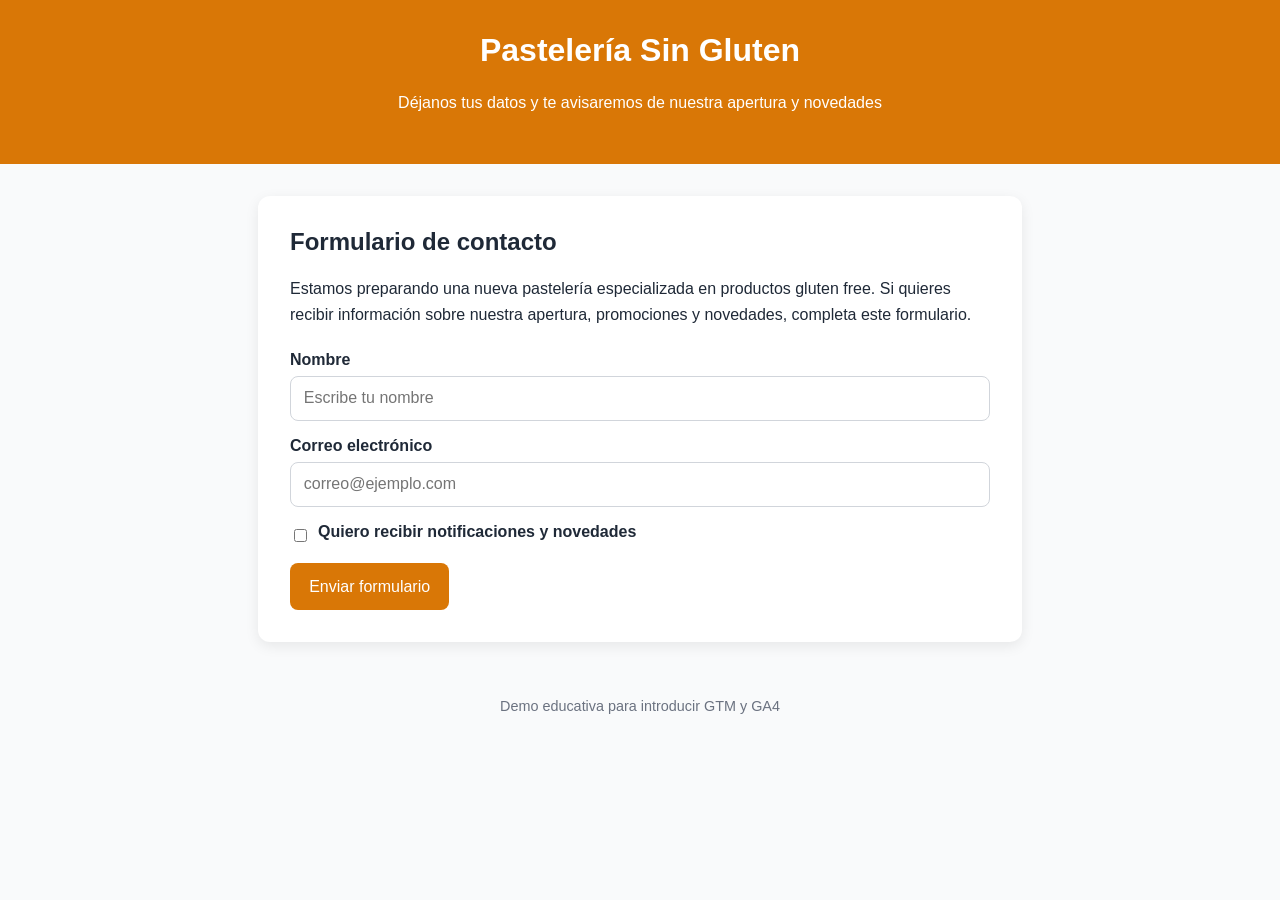
<file: index.html>
<!doctype html>
<html lang="es">
  <head>
    <meta charset="UTF-8" />
    <meta name="viewport" content="width=device-width, initial-scale=1.0" />
    <title>Pastelería Sin Gluten - Contacto</title>
    <link rel="stylesheet" href="assets/styles.css" />
    <!-- Google Tag Manager -->
    <script>(function(w,d,s,l,i){w[l]=w[l]||[];w[l].push({'gtm.start':
    new Date().getTime(),event:'gtm.js'});var f=d.getElementsByTagName(s)[0],
    j=d.createElement(s),dl=l!='dataLayer'?'&l='+l:'';j.async=true;j.src=
    'https://www.googletagmanager.com/gtm.js?id='+i+dl;f.parentNode.insertBefore(j,f);
    })(window,document,'script','dataLayer','GTM-NLRC38LP');</script>
    <!-- End Google Tag Manager -->
  </head>
  <!-- Google tag (gtag.js) -->
  <script async src="https://www.googletagmanager.com/gtag/js?id=G-SKR19KRSLJ"></script>
  <script>
    window.dataLayer = window.dataLayer || [];
    function gtag(){dataLayer.push(arguments);}
    gtag('js', new Date());

    gtag('config', 'G-SKR19KRSLJ');
  </script>
  <body>
    <!-- Google Tag Manager (noscript) -->
  <noscript><iframe src="https://www.googletagmanager.com/ns.html?id=GTM-NLRC38LP"
  height="0" width="0" style="display:none;visibility:hidden"></iframe></noscript>
  <!-- End Google Tag Manager (noscript) -->
    <header>
      <h1>Pastelería Sin Gluten</h1>
      <p>Déjanos tus datos y te avisaremos de nuestra apertura y novedades</p>
    </header>
    <main>
      <h2>Formulario de contacto</h2>
      <p>
        Estamos preparando una nueva pastelería especializada en productos
        gluten free. Si quieres recibir información sobre nuestra apertura,
        promociones y novedades, completa este formulario.
      </p>

      <form id="formulario-contacto">
        <div class="campo">
          <label for="nombre">Nombre</label>
          <input
            type="text"
            id="nombre"
            name="nombre"
            placeholder="Escribe tu nombre"
          />
        </div>

        <div class="campo">
          <label for="correo">Correo electrónico</label>
          <input
            type="email"
            id="correo"
            name="correo"
            placeholder="correo@ejemplo.com"
          />
        </div>

        <div class="checkbox">
          <input type="checkbox" id="notificaciones" name="notificaciones" />
          <label for="notificaciones"
            >Quiero recibir notificaciones y novedades</label
          >
        </div>

        <button type="submit" id="boton-enviar">Enviar formulario</button>
      </form>
    </main>

    <footer>Demo educativa para introducir GTM y GA4</footer>

    <script>
      document
        .getElementById("formulario-contacto")
        .addEventListener("submit", function (event) {
          event.preventDefault();
          alert("Formulario enviado en la demo.");
        });
    </script>
  </body>
</html>
</file>
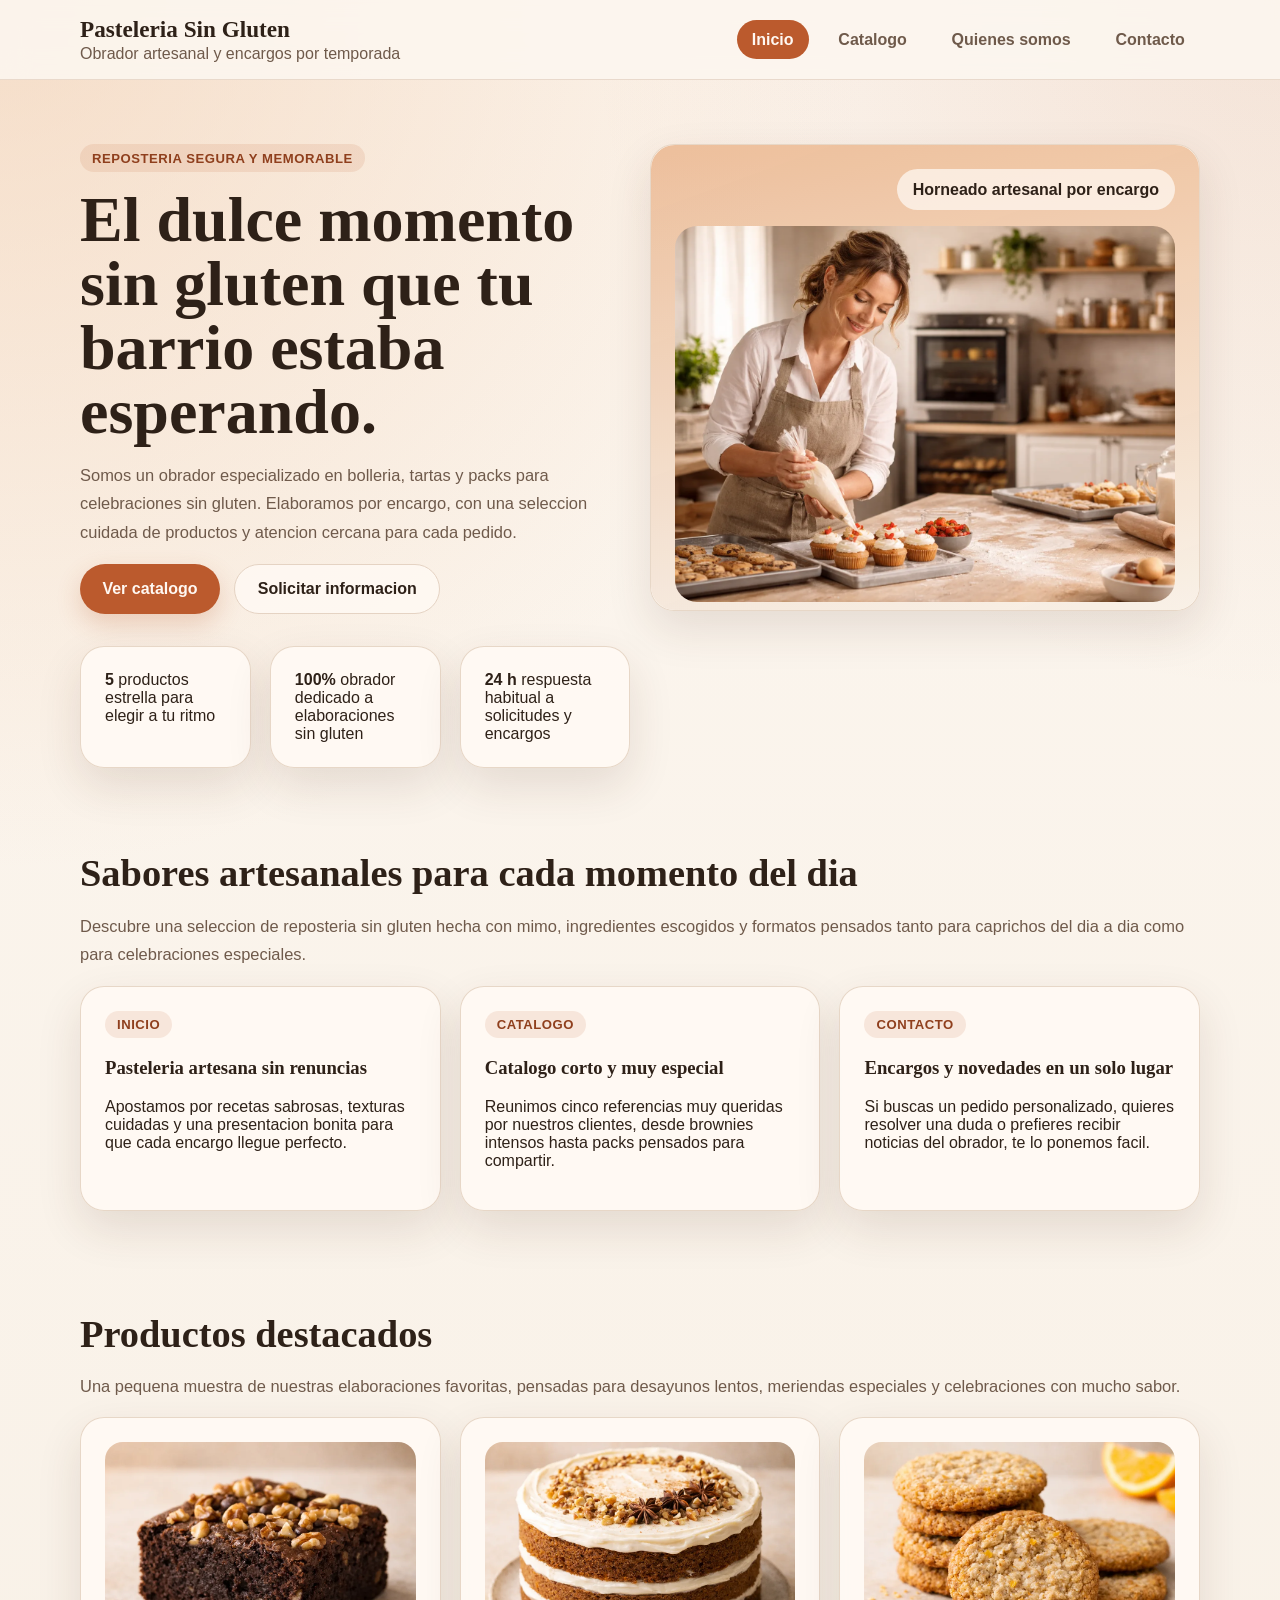
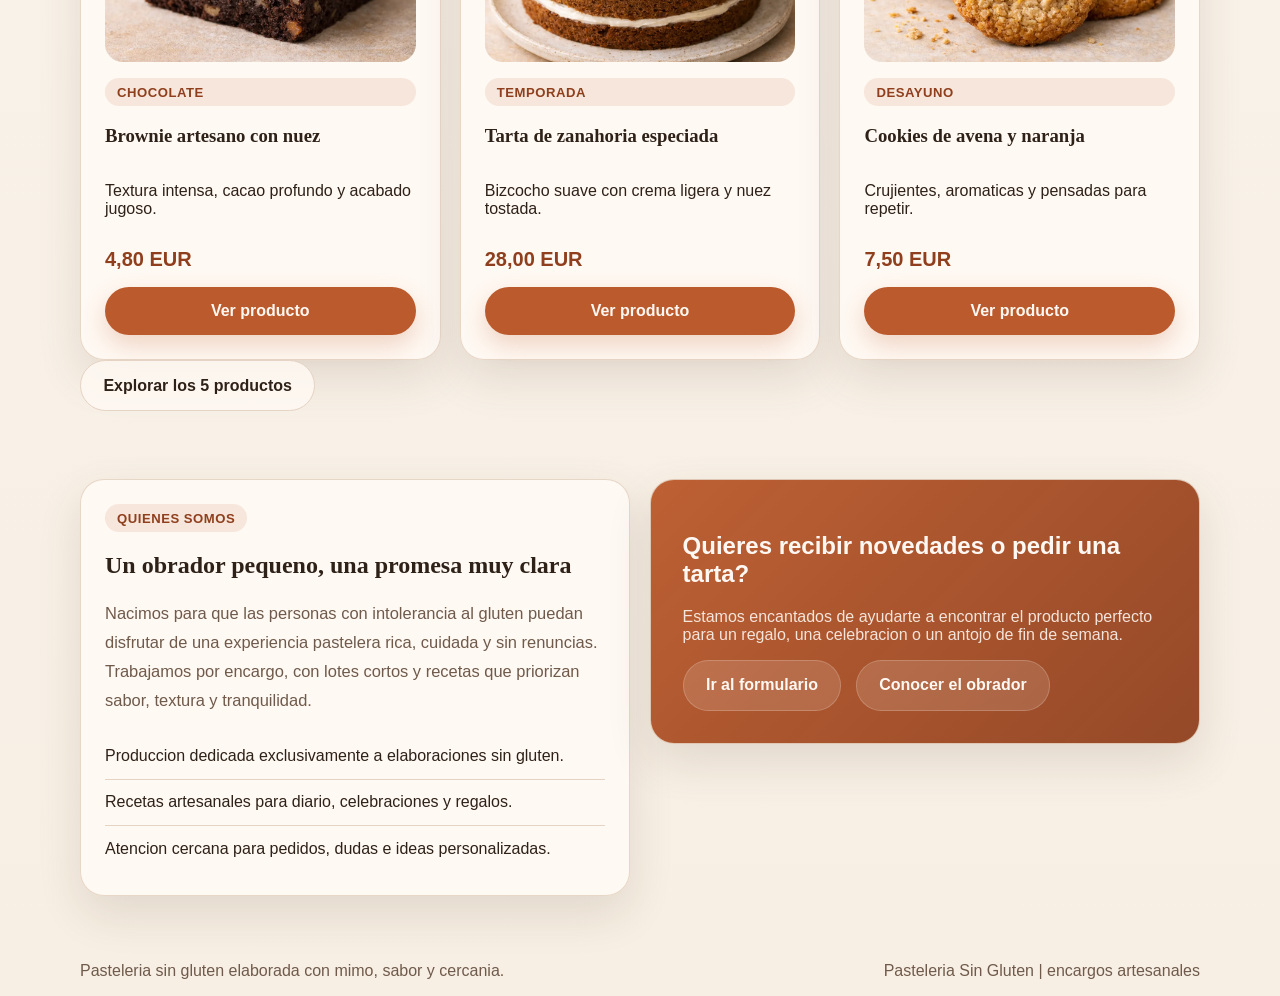
<file: demo-analisis-activacion/index.html>
<!doctype html>
<html lang="es">
  <head>
    <meta charset="UTF-8" />
    <meta name="viewport" content="width=device-width, initial-scale=1.0" />
    <title>Pasteleria Sin Gluten | Obrador artesanal en tu barrio</title>
    <meta
      name="description"
      content="Descubre la propuesta de Pasteleria Sin Gluten: reposteria artesanal, catalogo de productos, historia del obrador y contacto para encargos y novedades."
    />
    <link rel="stylesheet" href="assets/styles.css" />

    <!-- GTM: pega aqui el bloque principal de Google Tag Manager dentro del <head>. -->

    <!-- GA4: si quieres usar GA4 sin GTM, este es el lugar para pegar la etiqueta base. -->

    <script defer src="assets/site.js"></script>
  </head>
  <body>
    <!-- GTM: pega aqui el bloque <noscript> de Google Tag Manager justo despues de abrir <body>. -->

    <header class="site-header">
      <div class="container header-inner">
        <a class="brand" href="index.html">
          <span class="brand-mark">Pasteleria Sin Gluten</span>
          <span class="brand-subtitle">Obrador artesanal y encargos por temporada</span>
        </a>
        <nav class="main-nav" aria-label="Principal">
          <a href="index.html" aria-current="page">Inicio</a>
          <a href="catalogo.html">Catalogo</a>
          <a href="quienes-somos.html">Quienes somos</a>
          <a href="contacto.html">Contacto</a>
        </nav>
      </div>
    </header>

    <main>
      <section class="hero">
        <div class="container hero-grid">
          <div>
            <span class="eyebrow">Reposteria segura y memorable</span>
            <h1>El dulce momento sin gluten que tu barrio estaba esperando.</h1>
            <p>
              Somos un obrador especializado en bolleria, tartas y packs para
              celebraciones sin gluten. Elaboramos por encargo, con una
              seleccion cuidada de productos y atencion cercana para cada pedido.
            </p>
            <div class="hero-actions">
              <a class="button" href="catalogo.html">Ver catalogo</a>
              <a class="button secondary" href="contacto.html">Solicitar informacion</a>
            </div>
            <div class="metrics" aria-label="Datos destacados">
              <div class="metric">
                <strong>5</strong>
                <span>productos estrella para elegir a tu ritmo</span>
              </div>
              <div class="metric">
                <strong>100%</strong>
                <span>obrador dedicado a elaboraciones sin gluten</span>
              </div>
              <div class="metric">
                <strong>24 h</strong>
                <span>respuesta habitual a solicitudes y encargos</span>
              </div>
            </div>
          </div>

          <div class="hero-card">
            <div class="hero-visual">
              <div class="hero-badge">Horneado artesanal por encargo</div>
              <img
                class="hero-photo"
                src="assets/hero/obrador-hero.webp"
                alt="Obrador artesanal en plena elaboracion"
                width="1536"
                height="1024"
                decoding="async"
              />
            </div>
          </div>
        </div>
      </section>

      <section>
        <div class="container">
          <div class="section-heading">
            <h2>Sabores artesanales para cada momento del dia</h2>
            <p class="section-copy">
              Descubre una seleccion de reposteria sin gluten hecha con mimo,
              ingredientes escogidos y formatos pensados tanto para caprichos
              del dia a dia como para celebraciones especiales.
            </p>
          </div>
          <div class="cards">
            <article class="card">
              <span class="tag">Inicio</span>
              <h3>Pasteleria artesana sin renuncias</h3>
              <p>
                Apostamos por recetas sabrosas, texturas cuidadas y una
                presentacion bonita para que cada encargo llegue perfecto.
              </p>
            </article>
            <article class="card">
              <span class="tag">Catalogo</span>
              <h3>Catalogo corto y muy especial</h3>
              <p>
                Reunimos cinco referencias muy queridas por nuestros clientes,
                desde brownies intensos hasta packs pensados para compartir.
              </p>
            </article>
            <article class="card">
              <span class="tag">Contacto</span>
              <h3>Encargos y novedades en un solo lugar</h3>
              <p>
                Si buscas un pedido personalizado, quieres resolver una duda o
                prefieres recibir noticias del obrador, te lo ponemos facil.
              </p>
            </article>
          </div>
        </div>
      </section>

      <section>
        <div class="container">
          <div class="section-heading">
            <h2>Productos destacados</h2>
            <p class="section-copy">
              Una pequena muestra de nuestras elaboraciones favoritas, pensadas
              para desayunos lentos, meriendas especiales y celebraciones con
              mucho sabor.
            </p>
          </div>
          <div class="product-grid">
            <article class="product-card">
              <img
                class="product-thumb"
                src="assets/products/brownie-nuez.webp"
                alt="Brownie artesano con nuez"
                width="1024"
                height="1024"
                loading="lazy"
                decoding="async"
              />
              <span class="tag">Chocolate</span>
              <h3>Brownie artesano con nuez</h3>
              <p>Textura intensa, cacao profundo y acabado jugoso.</p>
              <span class="price">4,80 EUR</span>
              <a class="button" href="productos/brownie-nuez.html" data-product-name="Brownie artesano con nuez" data-placement="home_grid">Ver producto</a>
            </article>
            <article class="product-card">
              <img
                class="product-thumb"
                src="assets/products/tarta-zanahoria.webp"
                alt="Tarta de zanahoria especiada"
                width="1024"
                height="1024"
                loading="lazy"
                decoding="async"
              />
              <span class="tag">Temporada</span>
              <h3>Tarta de zanahoria especiada</h3>
              <p>Bizcocho suave con crema ligera y nuez tostada.</p>
              <span class="price">28,00 EUR</span>
              <a class="button" href="productos/tarta-zanahoria.html" data-product-name="Tarta de zanahoria especiada" data-placement="home_grid">Ver producto</a>
            </article>
            <article class="product-card">
              <img
                class="product-thumb"
                src="assets/products/cookies-avena-naranja.webp"
                alt="Cookies de avena y naranja"
                width="1024"
                height="1024"
                loading="lazy"
                decoding="async"
              />
              <span class="tag">Desayuno</span>
              <h3>Cookies de avena y naranja</h3>
              <p>Crujientes, aromaticas y pensadas para repetir.</p>
              <span class="price">7,50 EUR</span>
              <a class="button" href="productos/cookies-avena-naranja.html" data-product-name="Cookies de avena y naranja" data-placement="home_grid">Ver producto</a>
            </article>
          </div>
          <div class="hero-actions">
            <a class="button secondary" href="catalogo.html">Explorar los 5 productos</a>
          </div>
        </div>
      </section>

      <section>
        <div class="container split">
          <article class="story">
            <span class="tag">Quienes somos</span>
            <h2>Un obrador pequeno, una promesa muy clara</h2>
            <p>
              Nacimos para que las personas con intolerancia al gluten puedan
              disfrutar de una experiencia pastelera rica, cuidada y sin
              renuncias. Trabajamos por encargo, con lotes cortos y recetas que
              priorizan sabor, textura y tranquilidad.
            </p>
            <ul class="story-list">
              <li>Produccion dedicada exclusivamente a elaboraciones sin gluten.</li>
              <li>Recetas artesanales para diario, celebraciones y regalos.</li>
              <li>Atencion cercana para pedidos, dudas e ideas personalizadas.</li>
            </ul>
          </article>

          <aside class="panel cta-band">
            <h2>Quieres recibir novedades o pedir una tarta?</h2>
            <p>
              Estamos encantados de ayudarte a encontrar el producto perfecto
              para un regalo, una celebracion o un antojo de fin de semana.
            </p>
            <div class="cta-actions">
              <a class="button secondary" href="contacto.html">Ir al formulario</a>
              <a class="button secondary" href="quienes-somos.html">Conocer el obrador</a>
            </div>
          </aside>
        </div>
      </section>
    </main>

    <footer class="site-footer">
      <div class="container footer-inner">
        <span>Pasteleria sin gluten elaborada con mimo, sabor y cercania.</span>
        <span>Pasteleria Sin Gluten | encargos artesanales</span>
      </div>
    </footer>
  </body>
</html>
</file>
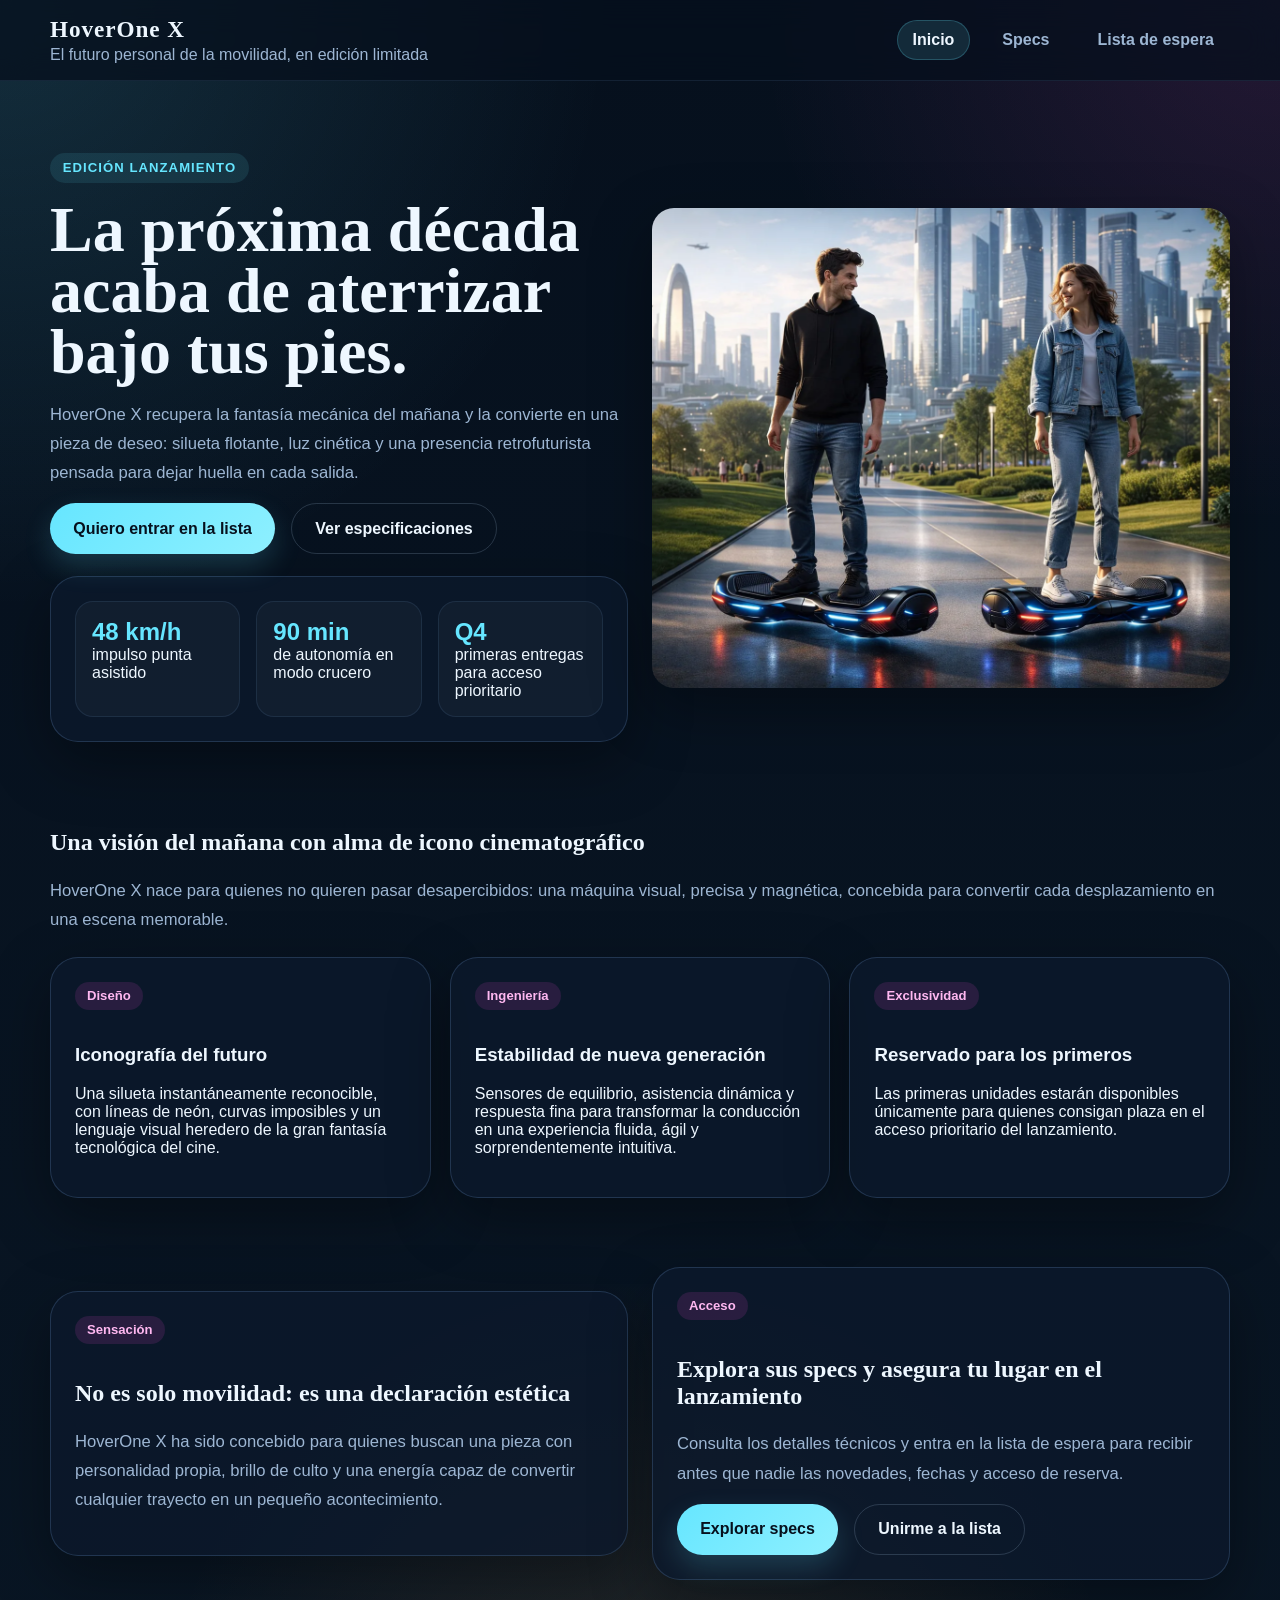
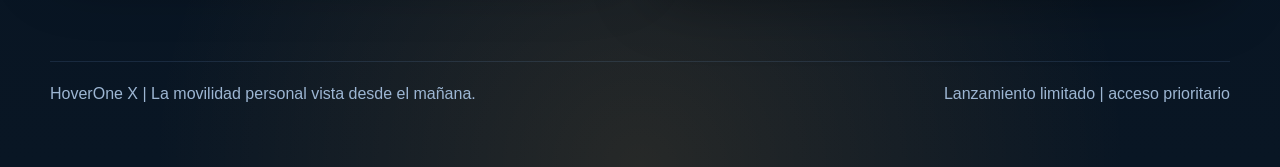
<file: ejercicio-analisis-activacion/index.html>
<!doctype html>
<html lang="es">
  <head>
    <meta charset="UTF-8" />
    <meta name="viewport" content="width=device-width, initial-scale=1.0" />
    <title>HoverOne X | El nuevo hoverboard ya está aquí</title>
    <meta
      name="description"
      content="Landing page promocional del lanzamiento de HoverOne X, un nuevo hoverboard inspirado en el imaginario clásico de ciencia ficción."
    />
    <link rel="stylesheet" href="assets/styles.css" />

    <!-- EJERCICIO GTM: pega aquí el bloque principal de Google Tag Manager dentro del <head>. -->

    <!-- EJERCICIO GA4: si quieres usar GA4 sin GTM, este es el lugar para pegar la etiqueta base. -->

    <script defer src="assets/site.js"></script>
  </head>
  <body data-page-type="home">
    <!-- EJERCICIO GTM: pega aquí el bloque <noscript> de Google Tag Manager justo después de abrir <body>. -->

    <header class="site-header">
      <div class="container header-inner">
        <a class="brand" href="index.html">
          <span class="brand-mark">HoverOne X</span>
          <span class="brand-subtitle">El futuro personal de la movilidad, en edición limitada</span>
        </a>
        <nav class="main-nav" aria-label="Principal">
          <a href="index.html" aria-current="page">Inicio</a>
          <a href="specs.html">Specs</a>
          <a href="waitlist.html">Lista de espera</a>
        </nav>
      </div>
    </header>

    <main>
      <section class="hero">
        <div class="container hero-grid">
          <div class="hero-copy">
            <span class="eyebrow">Edición lanzamiento</span>
            <h1>La próxima década acaba de aterrizar bajo tus pies.</h1>
            <p>
              HoverOne X recupera la fantasía mecánica del mañana y la convierte
              en una pieza de deseo: silueta flotante, luz cinética y una
              presencia retrofuturista pensada para dejar huella en cada salida.
            </p>
            <div class="hero-actions">
              <a
                class="button"
                href="waitlist.html"
                data-cta-name="join_waitlist"
                data-cta-location="hero_primary"
                >Quiero entrar en la lista</a
              >
              <a
                class="button secondary"
                href="specs.html"
                data-cta-name="view_specs"
                data-cta-location="hero_secondary"
                >Ver especificaciones</a
              >
            </div>

            <div class="stats">
              <div class="stat-row">
                <div class="stat">
                  <strong>48 km/h</strong>
                  <span>impulso punta asistido</span>
                </div>
                <div class="stat">
                  <strong>90 min</strong>
                  <span>de autonomía en modo crucero</span>
                </div>
                <div class="stat">
                  <strong>Q4</strong>
                  <span>primeras entregas para acceso prioritario</span>
                </div>
              </div>
            </div>
          </div>

          <div class="hero-visual">
            <img
              class="hero-product-image"
              src="assets/hoverone-hero.webp"
              alt="HoverOne X en una escena publicitaria retrofuturista"
              width="1536"
              height="1024"
              decoding="async"
            />
          </div>
        </div>
      </section>

      <section>
        <div class="container">
          <div class="section-heading">
            <h2>Una visión del mañana con alma de icono cinematográfico</h2>
            <p class="section-copy">
              HoverOne X nace para quienes no quieren pasar desapercibidos:
              una máquina visual, precisa y magnética, concebida para convertir
              cada desplazamiento en una escena memorable.
            </p>
          </div>

          <div class="benefit-grid">
            <article class="card">
              <span class="tag">Diseño</span>
              <h3>Iconografía del futuro</h3>
              <p>
                Una silueta instantáneamente reconocible, con líneas de neón,
                curvas imposibles y un lenguaje visual heredero de la gran
                fantasía tecnológica del cine.
              </p>
            </article>
            <article class="card">
              <span class="tag">Ingeniería</span>
              <h3>Estabilidad de nueva generación</h3>
              <p>
                Sensores de equilibrio, asistencia dinámica y respuesta fina
                para transformar la conducción en una experiencia fluida, ágil
                y sorprendentemente intuitiva.
              </p>
            </article>
            <article class="card">
              <span class="tag">Exclusividad</span>
              <h3>Reservado para los primeros</h3>
              <p>
                Las primeras unidades estarán disponibles únicamente para
                quienes consigan plaza en el acceso prioritario del lanzamiento.
              </p>
            </article>
          </div>
        </div>
      </section>

      <section>
        <div class="container split-grid">
          <article class="panel">
            <span class="tag">Sensación</span>
            <h2>No es solo movilidad: es una declaración estética</h2>
            <p>
              HoverOne X ha sido concebido para quienes buscan una pieza con
              personalidad propia, brillo de culto y una energía capaz de
              convertir cualquier trayecto en un pequeño acontecimiento.
            </p>
          </article>

          <aside class="panel">
            <span class="tag">Acceso</span>
            <h2>Explora sus specs y asegura tu lugar en el lanzamiento</h2>
            <p>
              Consulta los detalles técnicos y entra en la lista de espera para
              recibir antes que nadie las novedades, fechas y acceso de reserva.
            </p>
            <div class="hero-actions">
              <a
                class="button"
                href="specs.html"
                data-cta-name="view_specs"
                data-cta-location="info_panel"
                >Explorar specs</a
              >
              <a
                class="button secondary"
                href="waitlist.html"
                data-cta-name="go_waitlist"
                data-cta-location="info_panel"
                >Unirme a la lista</a
              >
            </div>
          </aside>
        </div>
      </section>
    </main>

    <footer class="site-footer">
      <div class="container footer-inner">
        <span>HoverOne X | La movilidad personal vista desde el mañana.</span>
        <span>Lanzamiento limitado | acceso prioritario</span>
      </div>
    </footer>
  </body>
</html>
</file>
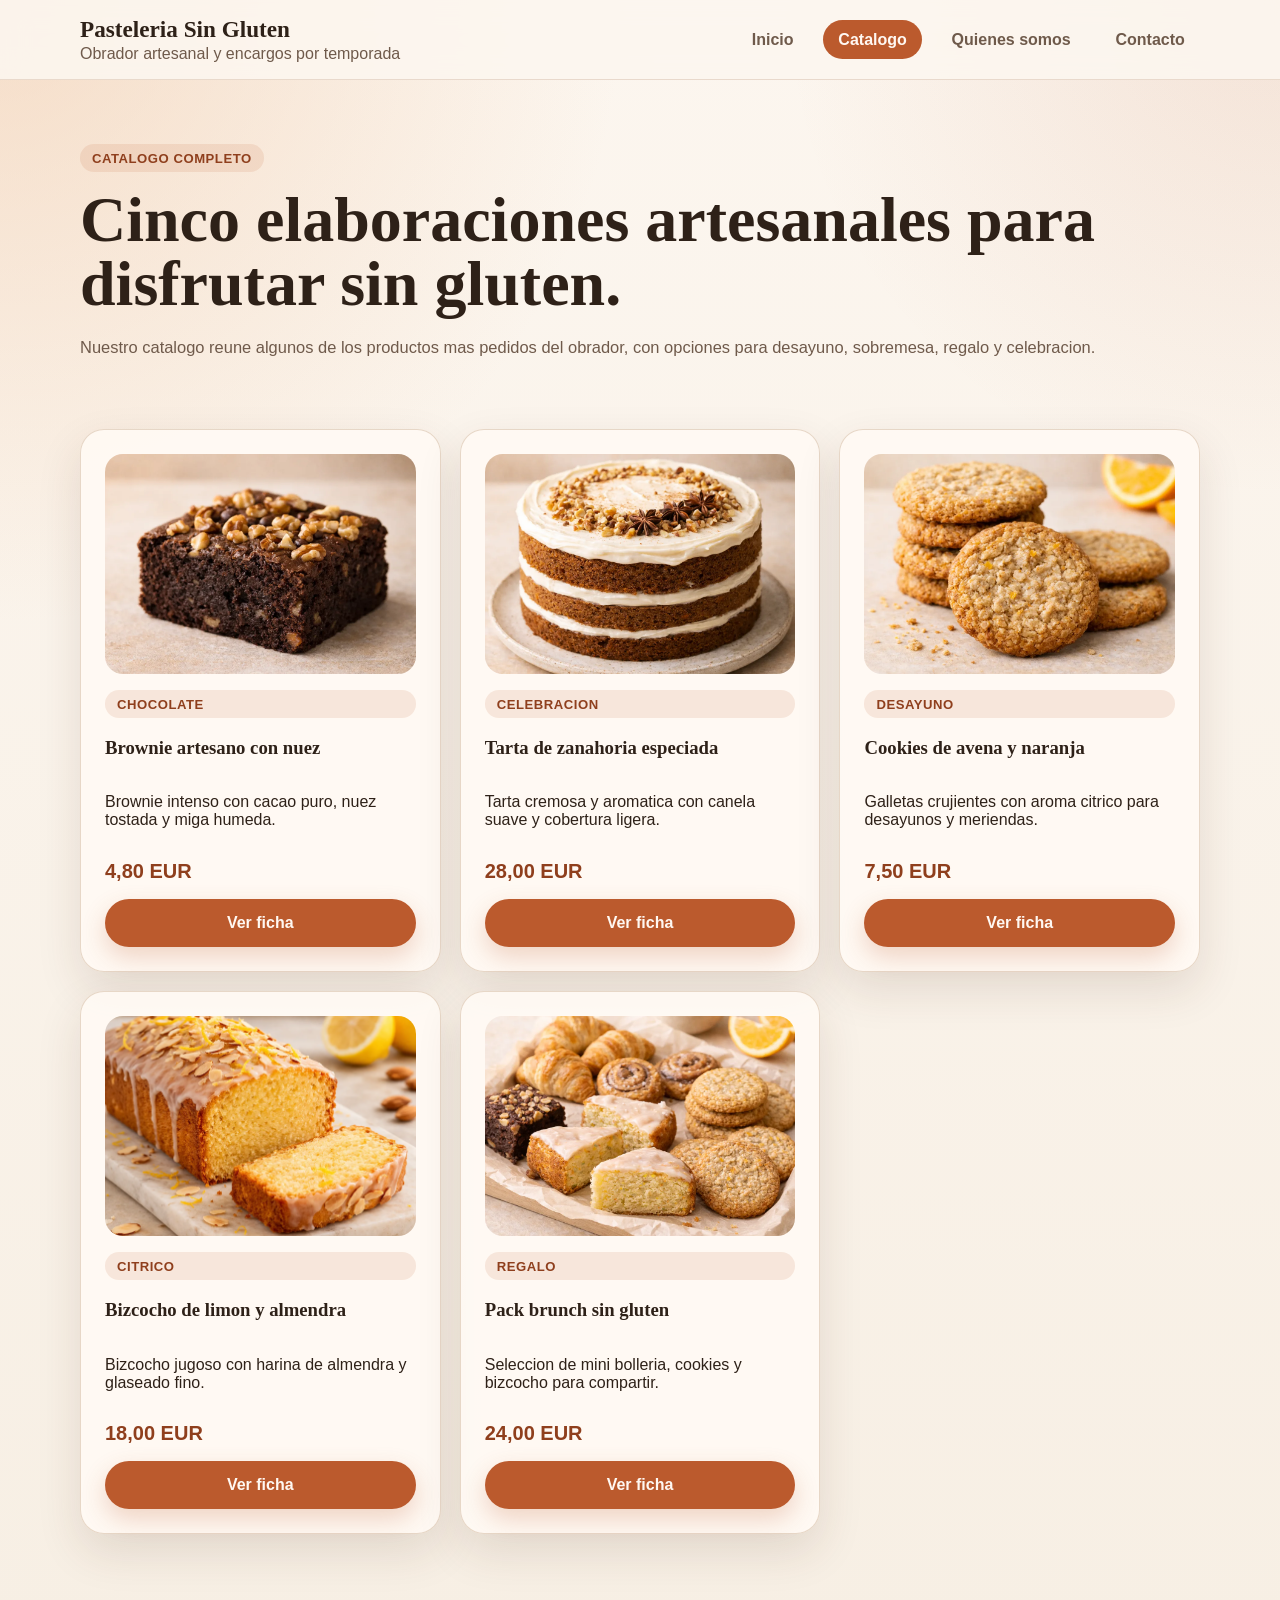
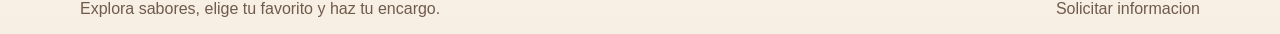
<file: demo-analisis-activacion/catalogo.html>
<!doctype html>
<html lang="es">
  <head>
    <meta charset="UTF-8" />
    <meta name="viewport" content="width=device-width, initial-scale=1.0" />
    <title>Catalogo | Pasteleria Sin Gluten</title>
    <meta
      name="description"
      content="Catalogo de productos de Pasteleria Sin Gluten con cinco elaboraciones artesanales para desayunos, regalos y celebraciones."
    />
    <link rel="stylesheet" href="assets/styles.css" />

    <!-- GTM: pega aqui el bloque principal de Google Tag Manager dentro del <head>. -->

    <!-- GA4: si quieres usar GA4 sin GTM, este es el lugar para pegar la etiqueta base. -->

    <script defer src="assets/site.js"></script>
  </head>
  <body data-page-type="catalog">
    <!-- GTM: pega aqui el bloque <noscript> de Google Tag Manager justo despues de abrir <body>. -->

    <header class="site-header">
      <div class="container header-inner">
        <a class="brand" href="index.html">
          <span class="brand-mark">Pasteleria Sin Gluten</span>
          <span class="brand-subtitle">Obrador artesanal y encargos por temporada</span>
        </a>
        <nav class="main-nav" aria-label="Principal">
          <a href="index.html">Inicio</a>
          <a href="catalogo.html" aria-current="page">Catalogo</a>
          <a href="quienes-somos.html">Quienes somos</a>
          <a href="contacto.html">Contacto</a>
        </nav>
      </div>
    </header>

    <main>
      <section class="page-hero">
        <div class="container">
          <span class="eyebrow">Catalogo completo</span>
          <h1>Cinco elaboraciones artesanales para disfrutar sin gluten.</h1>
          <p>
            Nuestro catalogo reune algunos de los productos mas pedidos del
            obrador, con opciones para desayuno, sobremesa, regalo y celebracion.
          </p>
        </div>
      </section>

      <section>
        <div class="container product-grid">
          <article class="product-card">
            <img
              class="product-thumb"
              src="assets/products/brownie-nuez.webp"
              alt="Brownie artesano con nuez"
              width="1024"
              height="1024"
              loading="lazy"
              decoding="async"
            />
            <span class="tag">Chocolate</span>
            <h3>Brownie artesano con nuez</h3>
            <p>Brownie intenso con cacao puro, nuez tostada y miga humeda.</p>
            <span class="product-price">4,80 EUR</span>
            <a class="button" href="productos/brownie-nuez.html" data-product-name="Brownie artesano con nuez" data-placement="catalog_grid">Ver ficha</a>
          </article>
          <article class="product-card">
            <img
              class="product-thumb"
              src="assets/products/tarta-zanahoria.webp"
              alt="Tarta de zanahoria especiada"
              width="1024"
              height="1024"
              loading="lazy"
              decoding="async"
            />
            <span class="tag">Celebracion</span>
            <h3>Tarta de zanahoria especiada</h3>
            <p>Tarta cremosa y aromatica con canela suave y cobertura ligera.</p>
            <span class="product-price">28,00 EUR</span>
            <a class="button" href="productos/tarta-zanahoria.html" data-product-name="Tarta de zanahoria especiada" data-placement="catalog_grid">Ver ficha</a>
          </article>
          <article class="product-card">
            <img
              class="product-thumb"
              src="assets/products/cookies-avena-naranja.webp"
              alt="Cookies de avena y naranja"
              width="1024"
              height="1024"
              loading="lazy"
              decoding="async"
            />
            <span class="tag">Desayuno</span>
            <h3>Cookies de avena y naranja</h3>
            <p>Galletas crujientes con aroma citrico para desayunos y meriendas.</p>
            <span class="product-price">7,50 EUR</span>
            <a class="button" href="productos/cookies-avena-naranja.html" data-product-name="Cookies de avena y naranja" data-placement="catalog_grid">Ver ficha</a>
          </article>
          <article class="product-card">
            <img
              class="product-thumb"
              src="assets/products/bizcocho-limon-almendra.webp"
              alt="Bizcocho de limon y almendra"
              width="1254"
              height="1254"
              loading="lazy"
              decoding="async"
            />
            <span class="tag">Citrico</span>
            <h3>Bizcocho de limon y almendra</h3>
            <p>Bizcocho jugoso con harina de almendra y glaseado fino.</p>
            <span class="product-price">18,00 EUR</span>
            <a class="button" href="productos/bizcocho-limon-almendra.html" data-product-name="Bizcocho de limon y almendra" data-placement="catalog_grid">Ver ficha</a>
          </article>
          <article class="product-card">
            <img
              class="product-thumb"
              src="assets/products/pack-brunch.webp"
              alt="Pack brunch sin gluten"
              width="1024"
              height="1024"
              loading="lazy"
              decoding="async"
            />
            <span class="tag">Regalo</span>
            <h3>Pack brunch sin gluten</h3>
            <p>Seleccion de mini bolleria, cookies y bizcocho para compartir.</p>
            <span class="product-price">24,00 EUR</span>
            <a class="button" href="productos/pack-brunch.html" data-product-name="Pack brunch sin gluten" data-placement="catalog_grid">Ver ficha</a>
          </article>
        </div>
      </section>
    </main>

    <footer class="site-footer">
      <div class="container footer-inner">
        <span>Explora sabores, elige tu favorito y haz tu encargo.</span>
        <span><a href="contacto.html">Solicitar informacion</a></span>
      </div>
    </footer>
  </body>
</html>
</file>
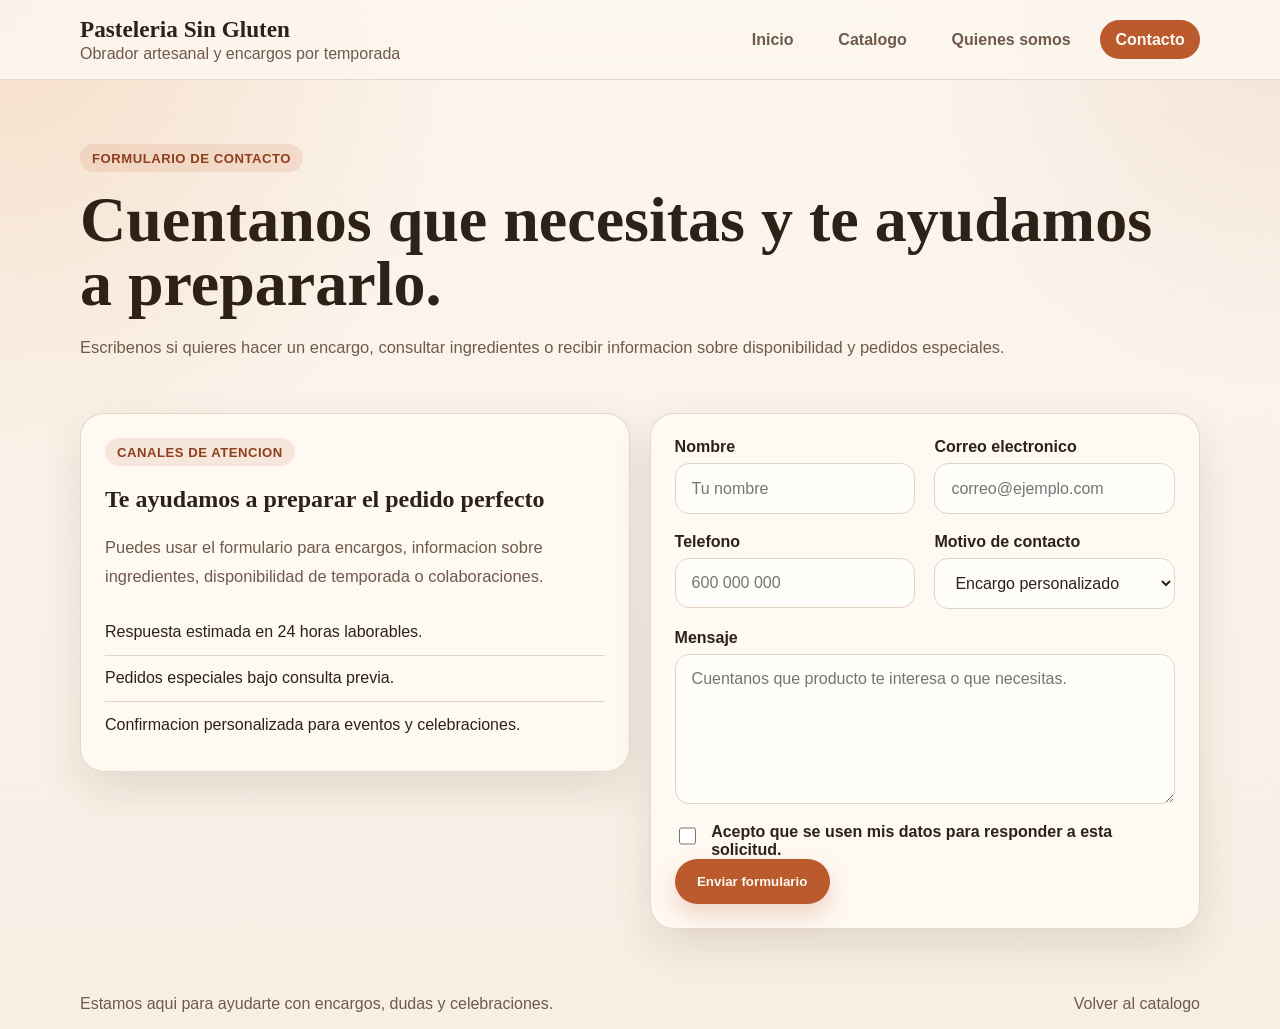
<file: demo-analisis-activacion/contacto.html>
<!doctype html>
<html lang="es">
  <head>
    <meta charset="UTF-8" />
    <meta name="viewport" content="width=device-width, initial-scale=1.0" />
    <title>Contacto | Pasteleria Sin Gluten</title>
    <meta
      name="description"
      content="Solicita informacion, encargos o novedades de Pasteleria Sin Gluten a traves del formulario de contacto."
    />
    <link rel="stylesheet" href="assets/styles.css" />

    <!-- GTM: pega aqui el bloque principal de Google Tag Manager dentro del <head>. -->

    <!-- GA4: si quieres usar GA4 sin GTM, este es el lugar para pegar la etiqueta base. -->

    <script defer src="assets/site.js"></script>
  </head>
  <body data-page-type="contact">
    <!-- GTM: pega aqui el bloque <noscript> de Google Tag Manager justo despues de abrir <body>. -->

    <header class="site-header">
      <div class="container header-inner">
        <a class="brand" href="index.html">
          <span class="brand-mark">Pasteleria Sin Gluten</span>
          <span class="brand-subtitle">Obrador artesanal y encargos por temporada</span>
        </a>
        <nav class="main-nav" aria-label="Principal">
          <a href="index.html">Inicio</a>
          <a href="catalogo.html">Catalogo</a>
          <a href="quienes-somos.html">Quienes somos</a>
          <a href="contacto.html" aria-current="page">Contacto</a>
        </nav>
      </div>
    </header>

    <main>
      <section class="page-hero compact">
        <div class="container">
          <span class="eyebrow">Formulario de contacto</span>
          <h1>Cuentanos que necesitas y te ayudamos a prepararlo.</h1>
          <p>
            Escribenos si quieres hacer un encargo, consultar ingredientes o
            recibir informacion sobre disponibilidad y pedidos especiales.
          </p>
        </div>
      </section>

      <section>
        <div class="container split">
          <aside class="contact-panel">
            <span class="tag">Canales de atencion</span>
            <h2>Te ayudamos a preparar el pedido perfecto</h2>
            <p>
              Puedes usar el formulario para encargos, informacion sobre
              ingredientes, disponibilidad de temporada o colaboraciones.
            </p>
            <ul class="contact-list">
              <li>Respuesta estimada en 24 horas laborables.</li>
              <li>Pedidos especiales bajo consulta previa.</li>
              <li>Confirmacion personalizada para eventos y celebraciones.</li>
            </ul>
          </aside>

          <div class="form-shell">
            <form data-form-type="contacto" data-success-message="Gracias. Hemos recibido tu solicitud y te responderemos pronto.">
              <div class="form-grid">
                <div class="field">
                  <label for="nombre">Nombre</label>
                  <input id="nombre" name="nombre" type="text" placeholder="Tu nombre" required />
                </div>
                <div class="field">
                  <label for="correo">Correo electronico</label>
                  <input id="correo" name="correo" type="email" placeholder="correo@ejemplo.com" required />
                </div>
                <div class="field">
                  <label for="telefono">Telefono</label>
                  <input id="telefono" name="telefono" type="tel" placeholder="600 000 000" />
                </div>
                <div class="field">
                  <label for="motivo">Motivo de contacto</label>
                  <select id="motivo" name="motivo">
                    <option value="encargo">Encargo personalizado</option>
                    <option value="catalogo">Consulta sobre productos</option>
                    <option value="evento">Pedido para evento</option>
                    <option value="novedades">Suscripcion a novedades</option>
                  </select>
                </div>
                <div class="field full">
                  <label for="mensaje">Mensaje</label>
                  <textarea id="mensaje" name="mensaje" placeholder="Cuentanos que producto te interesa o que necesitas."></textarea>
                </div>
                <div class="field full">
                  <label class="checkbox" for="consentimiento">
                    <input id="consentimiento" name="consentimiento" type="checkbox" required />
                    <span>Acepto que se usen mis datos para responder a esta solicitud.</span>
                  </label>
                </div>
              </div>
              <div class="hero-actions">
                <button type="submit">Enviar formulario</button>
              </div>
            </form>
          </div>
        </div>
      </section>
    </main>

    <footer class="site-footer">
      <div class="container footer-inner">
        <span>Estamos aqui para ayudarte con encargos, dudas y celebraciones.</span>
        <span><a href="catalogo.html">Volver al catalogo</a></span>
      </div>
    </footer>
  </body>
</html>
</file>
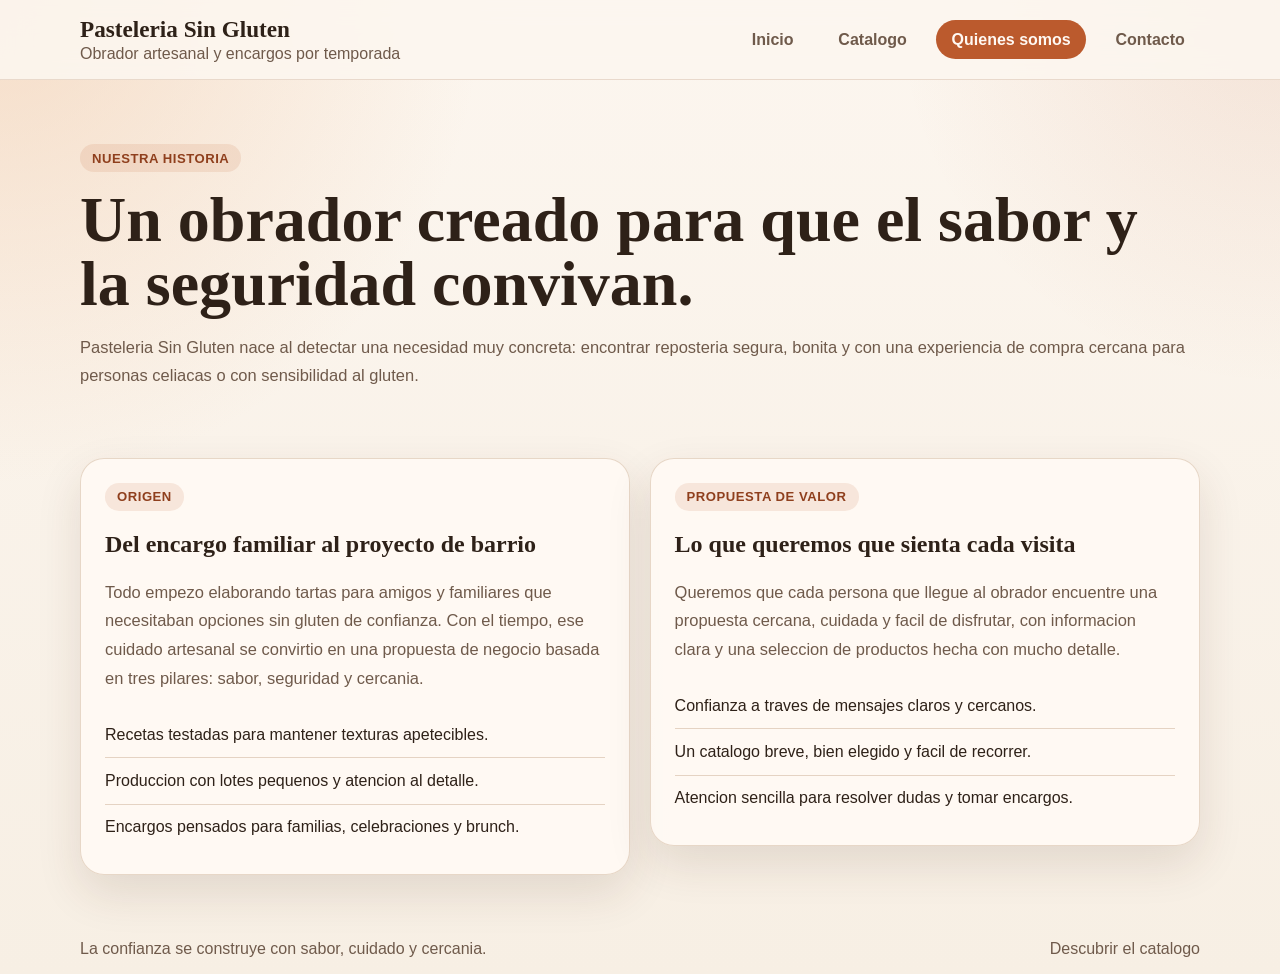
<file: demo-analisis-activacion/quienes-somos.html>
<!doctype html>
<html lang="es">
  <head>
    <meta charset="UTF-8" />
    <meta name="viewport" content="width=device-width, initial-scale=1.0" />
    <title>Quienes somos | Pasteleria Sin Gluten</title>
    <meta
      name="description"
      content="Conoce la historia, valores y propuesta artesanal de Pasteleria Sin Gluten."
    />
    <link rel="stylesheet" href="assets/styles.css" />

    <!-- GTM: pega aqui el bloque principal de Google Tag Manager dentro del <head>. -->

    <!-- GA4: si quieres usar GA4 sin GTM, este es el lugar para pegar la etiqueta base. -->

    <script defer src="assets/site.js"></script>
  </head>
  <body data-page-type="about">
    <!-- GTM: pega aqui el bloque <noscript> de Google Tag Manager justo despues de abrir <body>. -->

    <header class="site-header">
      <div class="container header-inner">
        <a class="brand" href="index.html">
          <span class="brand-mark">Pasteleria Sin Gluten</span>
          <span class="brand-subtitle">Obrador artesanal y encargos por temporada</span>
        </a>
        <nav class="main-nav" aria-label="Principal">
          <a href="index.html">Inicio</a>
          <a href="catalogo.html">Catalogo</a>
          <a href="quienes-somos.html" aria-current="page">Quienes somos</a>
          <a href="contacto.html">Contacto</a>
        </nav>
      </div>
    </header>

    <main>
      <section class="page-hero">
        <div class="container">
          <span class="eyebrow">Nuestra historia</span>
          <h1>Un obrador creado para que el sabor y la seguridad convivan.</h1>
          <p>
            Pasteleria Sin Gluten nace al detectar una necesidad muy concreta:
            encontrar reposteria segura, bonita y con una experiencia de compra
            cercana para personas celiacas o con sensibilidad al gluten.
          </p>
        </div>
      </section>

      <section>
        <div class="container split">
          <article class="story">
            <span class="tag">Origen</span>
            <h2>Del encargo familiar al proyecto de barrio</h2>
            <p>
              Todo empezo elaborando tartas para amigos y familiares que
              necesitaban opciones sin gluten de confianza. Con el tiempo, ese
              cuidado artesanal se convirtio en una propuesta de negocio basada
              en tres pilares: sabor, seguridad y cercania.
            </p>
            <ul class="story-list">
              <li>Recetas testadas para mantener texturas apetecibles.</li>
              <li>Produccion con lotes pequenos y atencion al detalle.</li>
              <li>Encargos pensados para familias, celebraciones y brunch.</li>
            </ul>
          </article>
          <article class="story">
            <span class="tag">Propuesta de valor</span>
            <h2>Lo que queremos que sienta cada visita</h2>
            <p>
              Queremos que cada persona que llegue al obrador encuentre una
              propuesta cercana, cuidada y facil de disfrutar, con informacion
              clara y una seleccion de productos hecha con mucho detalle.
            </p>
            <ul class="story-list">
              <li>Confianza a traves de mensajes claros y cercanos.</li>
              <li>Un catalogo breve, bien elegido y facil de recorrer.</li>
              <li>Atencion sencilla para resolver dudas y tomar encargos.</li>
            </ul>
          </article>
        </div>
      </section>
    </main>

    <footer class="site-footer">
      <div class="container footer-inner">
        <span>La confianza se construye con sabor, cuidado y cercania.</span>
        <span><a href="catalogo.html">Descubrir el catalogo</a></span>
      </div>
    </footer>
  </body>
</html>
</file>
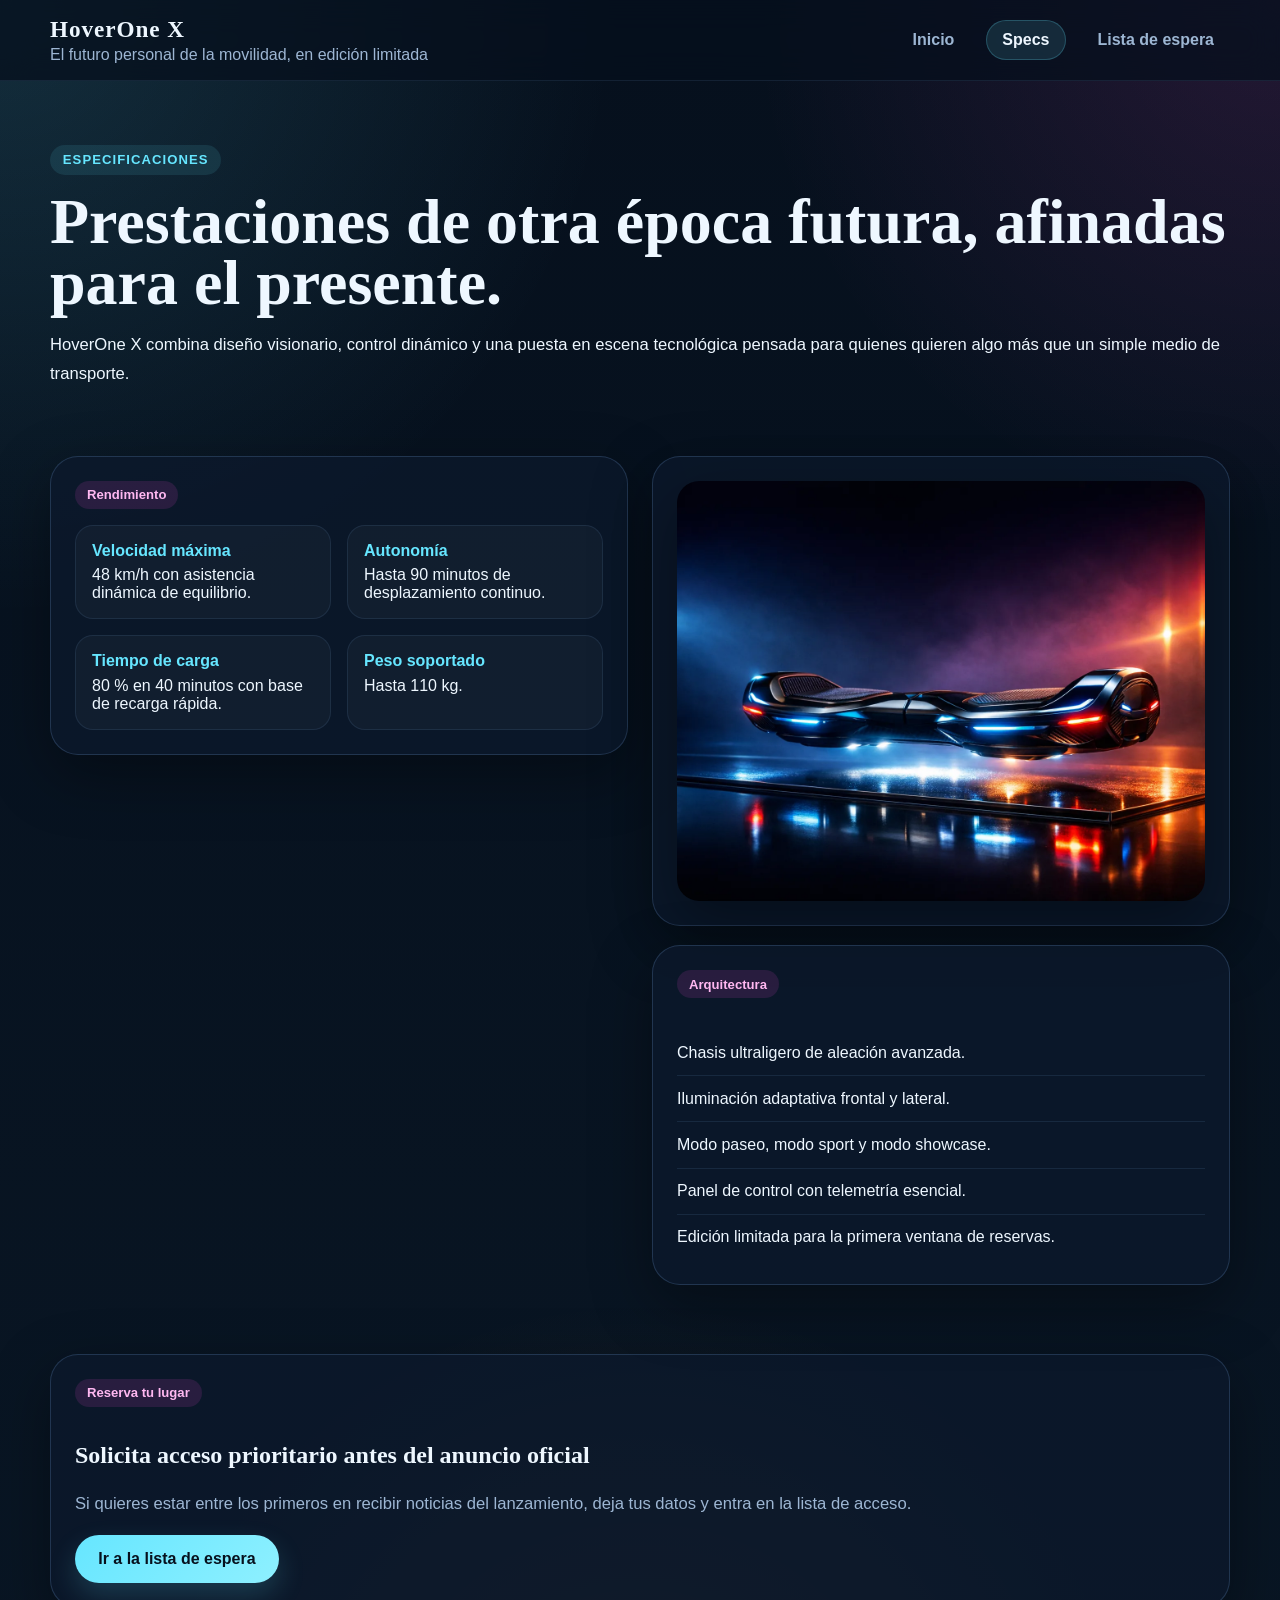
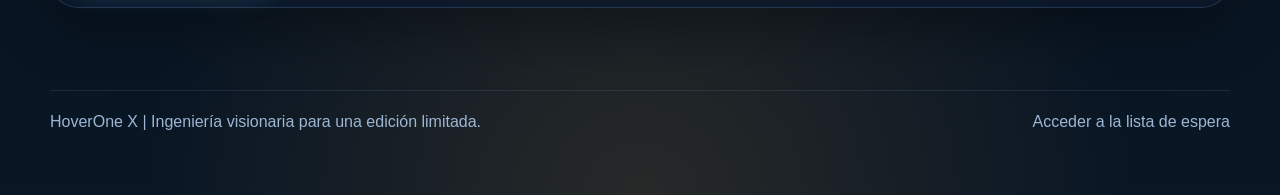
<file: ejercicio-analisis-activacion/specs.html>
<!doctype html>
<html lang="es">
  <head>
    <meta charset="UTF-8" />
    <meta name="viewport" content="width=device-width, initial-scale=1.0" />
    <title>Specs | HoverOne X</title>
    <meta
      name="description"
      content="Especificaciones del nuevo hoverboard HoverOne X."
    />
    <link rel="stylesheet" href="assets/styles.css" />

    <!-- EJERCICIO GTM: pega aquí el bloque principal de Google Tag Manager dentro del <head>. -->

    <!-- EJERCICIO GA4: si quieres usar GA4 sin GTM, este es el lugar para pegar la etiqueta base. -->

    <script defer src="assets/site.js"></script>
  </head>
  <body data-page-type="specs">
    <!-- EJERCICIO GTM: pega aquí el bloque <noscript> de Google Tag Manager justo después de abrir <body>. -->

    <header class="site-header">
      <div class="container header-inner">
        <a class="brand" href="index.html">
          <span class="brand-mark">HoverOne X</span>
          <span class="brand-subtitle">El futuro personal de la movilidad, en edición limitada</span>
        </a>
        <nav class="main-nav" aria-label="Principal">
          <a href="index.html">Inicio</a>
          <a href="specs.html" aria-current="page">Specs</a>
          <a href="waitlist.html">Lista de espera</a>
        </nav>
      </div>
    </header>

    <main>
      <section class="page-hero">
        <div class="container">
          <span class="eyebrow">Especificaciones</span>
          <h1>Prestaciones de otra época futura, afinadas para el presente.</h1>
          <p>
            HoverOne X combina diseño visionario, control dinámico y una puesta
            en escena tecnológica pensada para quienes quieren algo más que un
            simple medio de transporte.
          </p>
        </div>
      </section>

      <section>
        <div class="container spec-layout">
          <article class="panel">
            <span class="tag">Rendimiento</span>
            <div class="spec-grid">
              <div class="spec-item">
                <strong>Velocidad máxima</strong>
                <span>48 km/h con asistencia dinámica de equilibrio.</span>
              </div>
              <div class="spec-item">
                <strong>Autonomía</strong>
                <span>Hasta 90 minutos de desplazamiento continuo.</span>
              </div>
              <div class="spec-item">
                <strong>Tiempo de carga</strong>
                <span>80 % en 40 minutos con base de recarga rápida.</span>
              </div>
              <div class="spec-item">
                <strong>Peso soportado</strong>
                <span>Hasta 110 kg.</span>
              </div>
            </div>
          </article>

          <div class="spec-side">
            <aside class="spec-visual">
              <img
                class="spec-product-image"
                src="assets/hoverone-specs.webp"
                alt="HoverOne X en una vista de producto para especificaciones"
                width="1536"
                height="1024"
                decoding="async"
              />
            </aside>

            <aside class="panel">
              <span class="tag">Arquitectura</span>
              <ul class="feature-list">
                <li>Chasis ultraligero de aleación avanzada.</li>
                <li>Iluminación adaptativa frontal y lateral.</li>
                <li>Modo paseo, modo sport y modo showcase.</li>
                <li>Panel de control con telemetría esencial.</li>
                <li>Edición limitada para la primera ventana de reservas.</li>
              </ul>
            </aside>
          </div>
        </div>
      </section>

      <section>
        <div class="container">
          <aside class="panel">
            <span class="tag">Reserva tu lugar</span>
            <h2>Solicita acceso prioritario antes del anuncio oficial</h2>
            <p>
              Si quieres estar entre los primeros en recibir noticias del
              lanzamiento, deja tus datos y entra en la lista de acceso.
            </p>
            <div class="hero-actions">
              <a
                class="button"
                href="waitlist.html"
                data-cta-name="go_waitlist"
                data-cta-location="specs_panel"
                >Ir a la lista de espera</a
              >
            </div>
          </aside>
        </div>
      </section>
    </main>

    <footer class="site-footer">
      <div class="container footer-inner">
        <span>HoverOne X | Ingeniería visionaria para una edición limitada.</span>
        <span><a href="waitlist.html">Acceder a la lista de espera</a></span>
      </div>
    </footer>
  </body>
</html>
</file>
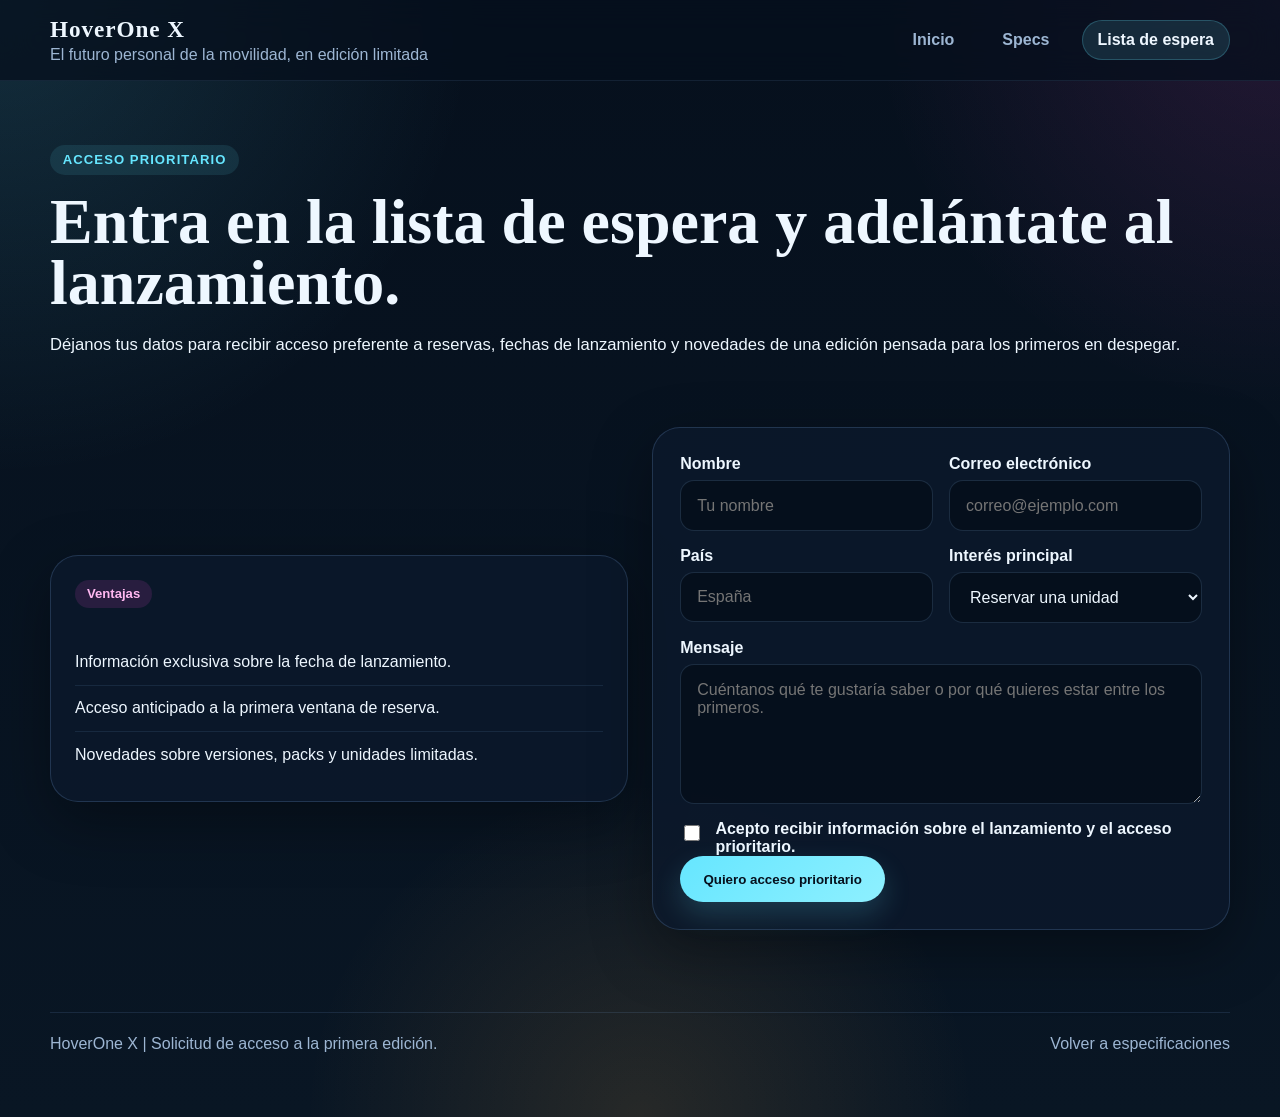
<file: ejercicio-analisis-activacion/waitlist.html>
<!doctype html>
<html lang="es">
  <head>
    <meta charset="UTF-8" />
    <meta name="viewport" content="width=device-width, initial-scale=1.0" />
    <title>Lista de espera | HoverOne X</title>
    <meta
      name="description"
      content="Formulario de lista de espera para acceder al lanzamiento de HoverOne X."
    />
    <link rel="stylesheet" href="assets/styles.css" />

    <!-- EJERCICIO GTM: pega aquí el bloque principal de Google Tag Manager dentro del <head>. -->

    <!-- EJERCICIO GA4: si quieres usar GA4 sin GTM, este es el lugar para pegar la etiqueta base. -->

    <script defer src="assets/site.js"></script>
  </head>
  <body data-page-type="waitlist">
    <!-- EJERCICIO GTM: pega aquí el bloque <noscript> de Google Tag Manager justo después de abrir <body>. -->

    <header class="site-header">
      <div class="container header-inner">
        <a class="brand" href="index.html">
          <span class="brand-mark">HoverOne X</span>
          <span class="brand-subtitle">El futuro personal de la movilidad, en edición limitada</span>
        </a>
        <nav class="main-nav" aria-label="Principal">
          <a href="index.html">Inicio</a>
          <a href="specs.html">Specs</a>
          <a href="waitlist.html" aria-current="page">Lista de espera</a>
        </nav>
      </div>
    </header>

    <main>
      <section class="page-hero">
        <div class="container">
          <span class="eyebrow">Acceso prioritario</span>
          <h1>Entra en la lista de espera y adelántate al lanzamiento.</h1>
          <p>
            Déjanos tus datos para recibir acceso preferente a reservas, fechas
            de lanzamiento y novedades de una edición pensada para los primeros
            en despegar.
          </p>
        </div>
      </section>

      <section>
        <div class="container split-grid">
          <aside class="panel">
            <span class="tag">Ventajas</span>
            <ul class="contact-list">
              <li>Información exclusiva sobre la fecha de lanzamiento.</li>
              <li>Acceso anticipado a la primera ventana de reserva.</li>
              <li>Novedades sobre versiones, packs y unidades limitadas.</li>
            </ul>
          </aside>

          <div class="contact-shell">
            <form
              data-form-type="waitlist"
              data-success-message="Gracias. Hemos recibido tu solicitud y te avisaremos en cuanto haya novedades."
            >
              <div class="form-grid">
                <div class="field">
                  <label for="nombre">Nombre</label>
                  <input id="nombre" name="nombre" type="text" placeholder="Tu nombre" required />
                </div>
                <div class="field">
                  <label for="correo">Correo electrónico</label>
                  <input
                    id="correo"
                    name="correo"
                    type="email"
                    placeholder="correo@ejemplo.com"
                    required
                  />
                </div>
                <div class="field">
                  <label for="pais">País</label>
                  <input id="pais" name="pais" type="text" placeholder="España" />
                </div>
                <div class="field">
                  <label for="interes">Interés principal</label>
                  <select id="interes" name="interes">
                    <option value="reserva">Reservar una unidad</option>
                    <option value="info-tecnica">Recibir detalles técnicos</option>
                    <option value="prueba">Acceso a una demo</option>
                    <option value="novedades">Novedades del lanzamiento</option>
                  </select>
                </div>
                <div class="field full">
                  <label for="mensaje">Mensaje</label>
                  <textarea
                    id="mensaje"
                    name="mensaje"
                    placeholder="Cuéntanos qué te gustaría saber o por qué quieres estar entre los primeros."
                  ></textarea>
                </div>
                <div class="field full">
                  <label class="checkbox" for="consentimiento">
                    <input id="consentimiento" name="consentimiento" type="checkbox" required />
                    <span>Acepto recibir información sobre el lanzamiento y el acceso prioritario.</span>
                  </label>
                </div>
              </div>

              <div class="hero-actions">
                <button type="submit">Quiero acceso prioritario</button>
              </div>
            </form>
          </div>
        </div>
      </section>
    </main>

    <footer class="site-footer">
      <div class="container footer-inner">
        <span>HoverOne X | Solicitud de acceso a la primera edición.</span>
        <span><a href="specs.html">Volver a especificaciones</a></span>
      </div>
    </footer>
  </body>
</html>
</file>
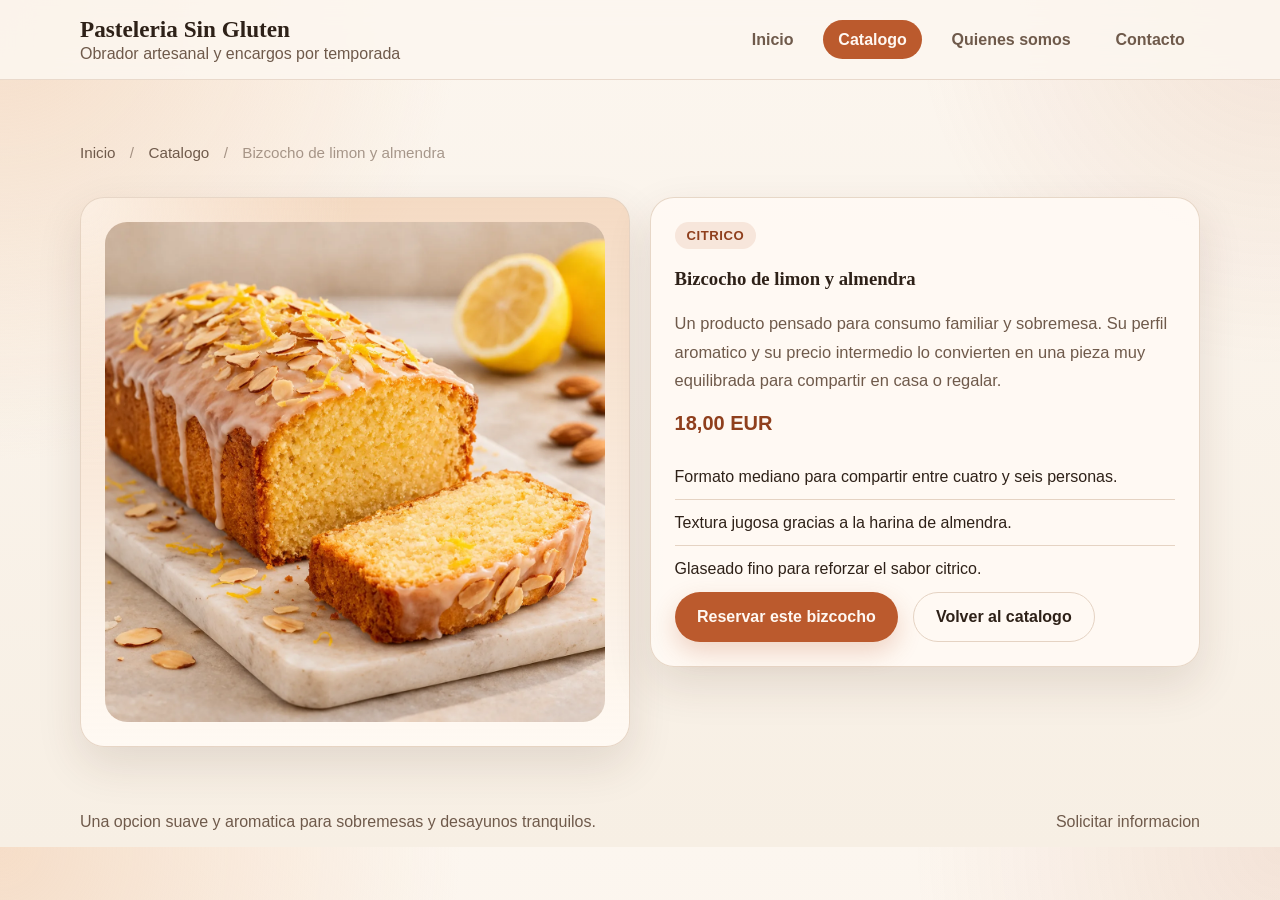
<file: demo-analisis-activacion/productos/bizcocho-limon-almendra.html>
<!doctype html>
<html lang="es">
  <head>
    <meta charset="UTF-8" />
    <meta name="viewport" content="width=device-width, initial-scale=1.0" />
    <title>Bizcocho de limon y almendra | Pasteleria Sin Gluten</title>
    <meta name="description" content="Ficha de producto del bizcocho de limon y almendra de Pasteleria Sin Gluten." />
    <link rel="stylesheet" href="../assets/styles.css" />

    <!-- GTM: pega aqui el bloque principal de Google Tag Manager dentro del <head>. -->

    <!-- GA4: si quieres usar GA4 sin GTM, este es el lugar para pegar la etiqueta base. -->

    <script defer src="../assets/site.js"></script>
  </head>
  <body data-page-type="product" data-product-name="Bizcocho de limon y almendra">
    <!-- GTM: pega aqui el bloque <noscript> de Google Tag Manager justo despues de abrir <body>. -->

    <header class="site-header">
      <div class="container header-inner">
        <a class="brand" href="../index.html">
          <span class="brand-mark">Pasteleria Sin Gluten</span>
          <span class="brand-subtitle">Obrador artesanal y encargos por temporada</span>
        </a>
        <nav class="main-nav" aria-label="Principal">
          <a href="../index.html">Inicio</a>
          <a href="../catalogo.html" aria-current="page">Catalogo</a>
          <a href="../quienes-somos.html">Quienes somos</a>
          <a href="../contacto.html">Contacto</a>
        </nav>
      </div>
    </header>
    <main>
      <section class="page-hero compact">
        <div class="container">
          <div class="breadcrumbs">
            <a href="../index.html">Inicio</a><span>/</span>
            <a href="../catalogo.html">Catalogo</a><span>/</span>
            <span>Bizcocho de limon y almendra</span>
          </div>
        </div>
      </section>
      <section>
        <div class="container product-layout">
          <aside class="product-visual">
            <img
              class="product-image"
              src="../assets/products/bizcocho-limon-almendra.webp"
              alt="Bizcocho de limon y almendra"
              width="1254"
              height="1254"
              decoding="async"
            />
          </aside>
          <article class="product-copy panel">
            <span class="tag">Citrico</span>
            <h1>Bizcocho de limon y almendra</h1>
            <p>
              Un producto pensado para consumo familiar y sobremesa. Su perfil
              aromatico y su precio intermedio lo convierten en una pieza muy
              equilibrada para compartir en casa o regalar.
            </p>
            <span class="product-price">18,00 EUR</span>
            <ul class="spec-list">
              <li>Formato mediano para compartir entre cuatro y seis personas.</li>
              <li>Textura jugosa gracias a la harina de almendra.</li>
              <li>Glaseado fino para reforzar el sabor citrico.</li>
            </ul>
            <div class="hero-actions">
              <a class="button" href="../contacto.html">Reservar este bizcocho</a>
              <a class="button secondary" href="../catalogo.html">Volver al catalogo</a>
            </div>
          </article>
        </div>
      </section>
    </main>
    <footer class="site-footer">
      <div class="container footer-inner">
        <span>Una opcion suave y aromatica para sobremesas y desayunos tranquilos.</span>
        <span><a href="../contacto.html">Solicitar informacion</a></span>
      </div>
    </footer>
  </body>
</html>
</file>
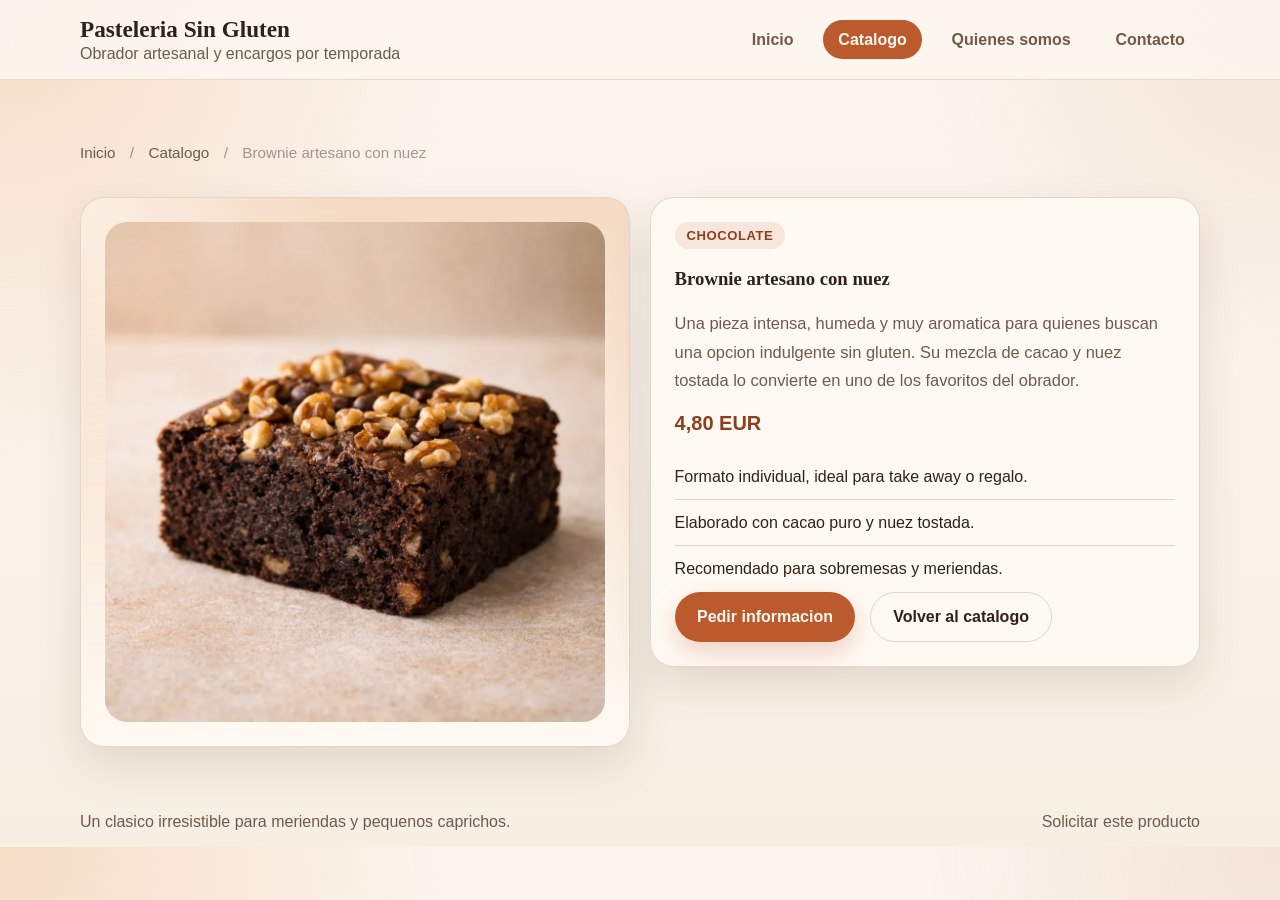
<file: demo-analisis-activacion/productos/brownie-nuez.html>
<!doctype html>
<html lang="es">
  <head>
    <meta charset="UTF-8" />
    <meta name="viewport" content="width=device-width, initial-scale=1.0" />
    <title>Brownie artesano con nuez | Pasteleria Sin Gluten</title>
    <meta name="description" content="Ficha de producto del brownie artesano con nuez de Pasteleria Sin Gluten." />
    <link rel="stylesheet" href="../assets/styles.css" />

    <!-- GTM: pega aqui el bloque principal de Google Tag Manager dentro del <head>. -->

    <!-- GA4: si quieres usar GA4 sin GTM, este es el lugar para pegar la etiqueta base. -->

    <script defer src="../assets/site.js"></script>
  </head>
  <body data-page-type="product" data-product-name="Brownie artesano con nuez">
    <!-- GTM: pega aqui el bloque <noscript> de Google Tag Manager justo despues de abrir <body>. -->

    <header class="site-header">
      <div class="container header-inner">
        <a class="brand" href="../index.html">
          <span class="brand-mark">Pasteleria Sin Gluten</span>
          <span class="brand-subtitle">Obrador artesanal y encargos por temporada</span>
        </a>
        <nav class="main-nav" aria-label="Principal">
          <a href="../index.html">Inicio</a>
          <a href="../catalogo.html" aria-current="page">Catalogo</a>
          <a href="../quienes-somos.html">Quienes somos</a>
          <a href="../contacto.html">Contacto</a>
        </nav>
      </div>
    </header>
    <main>
      <section class="page-hero compact">
        <div class="container">
          <div class="breadcrumbs">
            <a href="../index.html">Inicio</a><span>/</span>
            <a href="../catalogo.html">Catalogo</a><span>/</span>
            <span>Brownie artesano con nuez</span>
          </div>
        </div>
      </section>
      <section>
        <div class="container product-layout">
          <aside class="product-visual">
            <img
              class="product-image"
              src="../assets/products/brownie-nuez.webp"
              alt="Brownie artesano con nuez"
              width="1024"
              height="1024"
              decoding="async"
            />
          </aside>
          <article class="product-copy panel">
            <span class="tag">Chocolate</span>
            <h1>Brownie artesano con nuez</h1>
            <p>
              Una pieza intensa, humeda y muy aromatica para quienes buscan una
              opcion indulgente sin gluten. Su mezcla de cacao y nuez tostada lo
              convierte en uno de los favoritos del obrador.
            </p>
            <span class="product-price">4,80 EUR</span>
            <ul class="spec-list">
              <li>Formato individual, ideal para take away o regalo.</li>
              <li>Elaborado con cacao puro y nuez tostada.</li>
              <li>Recomendado para sobremesas y meriendas.</li>
            </ul>
            <div class="hero-actions">
              <a class="button" href="../contacto.html">Pedir informacion</a>
              <a class="button secondary" href="../catalogo.html">Volver al catalogo</a>
            </div>
          </article>
        </div>
      </section>
    </main>
    <footer class="site-footer">
      <div class="container footer-inner">
        <span>Un clasico irresistible para meriendas y pequenos caprichos.</span>
        <span><a href="../contacto.html">Solicitar este producto</a></span>
      </div>
    </footer>
  </body>
</html>
</file>
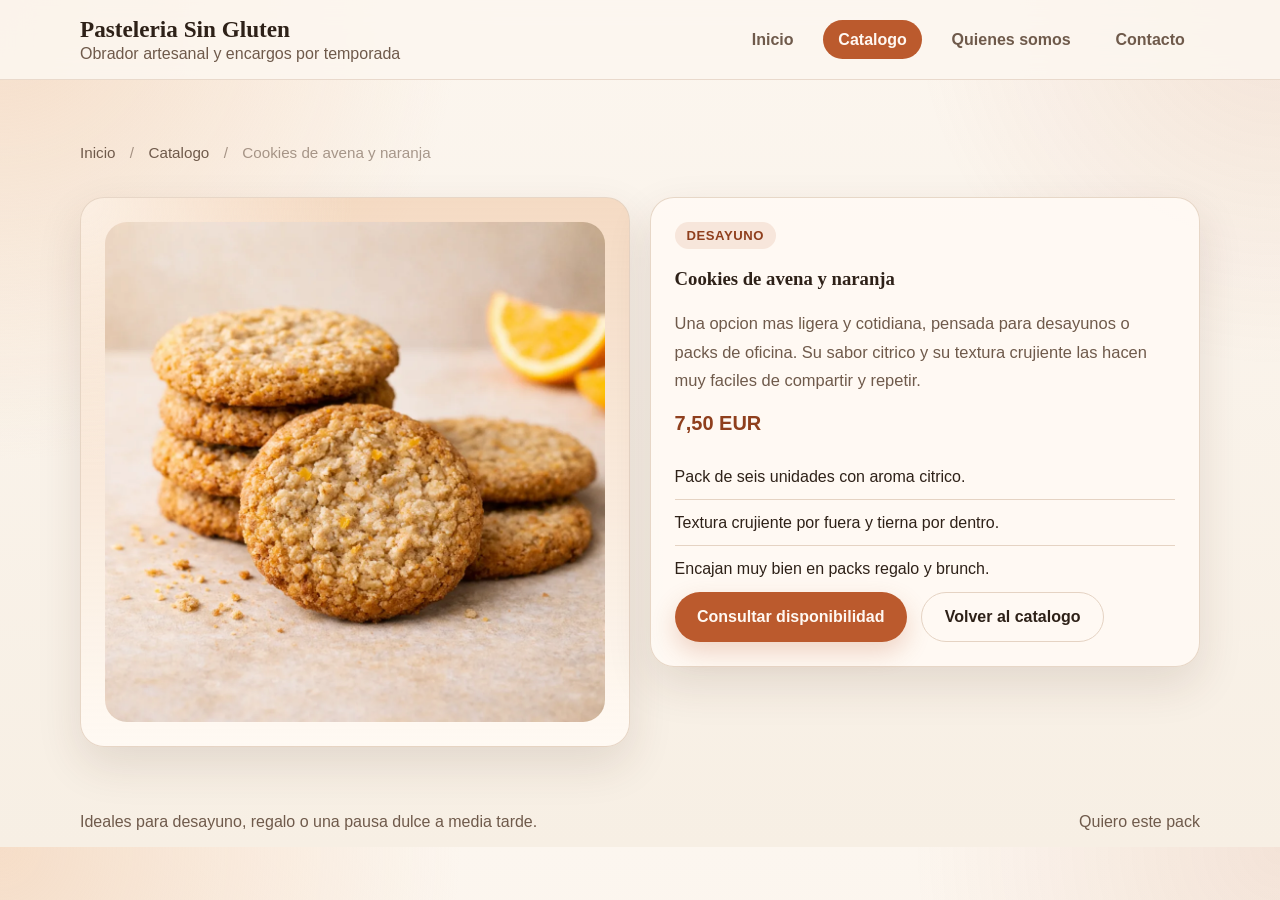
<file: demo-analisis-activacion/productos/cookies-avena-naranja.html>
<!doctype html>
<html lang="es">
  <head>
    <meta charset="UTF-8" />
    <meta name="viewport" content="width=device-width, initial-scale=1.0" />
    <title>Cookies de avena y naranja | Pasteleria Sin Gluten</title>
    <meta name="description" content="Ficha de producto de las cookies de avena y naranja de Pasteleria Sin Gluten." />
    <link rel="stylesheet" href="../assets/styles.css" />

    <!-- GTM: pega aqui el bloque principal de Google Tag Manager dentro del <head>. -->

    <!-- GA4: si quieres usar GA4 sin GTM, este es el lugar para pegar la etiqueta base. -->

    <script defer src="../assets/site.js"></script>
  </head>
  <body data-page-type="product" data-product-name="Cookies de avena y naranja">
    <!-- GTM: pega aqui el bloque <noscript> de Google Tag Manager justo despues de abrir <body>. -->

    <header class="site-header">
      <div class="container header-inner">
        <a class="brand" href="../index.html">
          <span class="brand-mark">Pasteleria Sin Gluten</span>
          <span class="brand-subtitle">Obrador artesanal y encargos por temporada</span>
        </a>
        <nav class="main-nav" aria-label="Principal">
          <a href="../index.html">Inicio</a>
          <a href="../catalogo.html" aria-current="page">Catalogo</a>
          <a href="../quienes-somos.html">Quienes somos</a>
          <a href="../contacto.html">Contacto</a>
        </nav>
      </div>
    </header>
    <main>
      <section class="page-hero compact">
        <div class="container">
          <div class="breadcrumbs">
            <a href="../index.html">Inicio</a><span>/</span>
            <a href="../catalogo.html">Catalogo</a><span>/</span>
            <span>Cookies de avena y naranja</span>
          </div>
        </div>
      </section>
      <section>
        <div class="container product-layout">
          <aside class="product-visual">
            <img
              class="product-image"
              src="../assets/products/cookies-avena-naranja.webp"
              alt="Cookies de avena y naranja"
              width="1024"
              height="1024"
              decoding="async"
            />
          </aside>
          <article class="product-copy panel">
            <span class="tag">Desayuno</span>
            <h1>Cookies de avena y naranja</h1>
            <p>
              Una opcion mas ligera y cotidiana, pensada para desayunos o packs
              de oficina. Su sabor citrico y su textura crujiente las hacen muy
              faciles de compartir y repetir.
            </p>
            <span class="product-price">7,50 EUR</span>
            <ul class="spec-list">
              <li>Pack de seis unidades con aroma citrico.</li>
              <li>Textura crujiente por fuera y tierna por dentro.</li>
              <li>Encajan muy bien en packs regalo y brunch.</li>
            </ul>
            <div class="hero-actions">
              <a class="button" href="../contacto.html">Consultar disponibilidad</a>
              <a class="button secondary" href="../catalogo.html">Volver al catalogo</a>
            </div>
          </article>
        </div>
      </section>
    </main>
    <footer class="site-footer">
      <div class="container footer-inner">
        <span>Ideales para desayuno, regalo o una pausa dulce a media tarde.</span>
        <span><a href="../contacto.html">Quiero este pack</a></span>
      </div>
    </footer>
  </body>
</html>
</file>
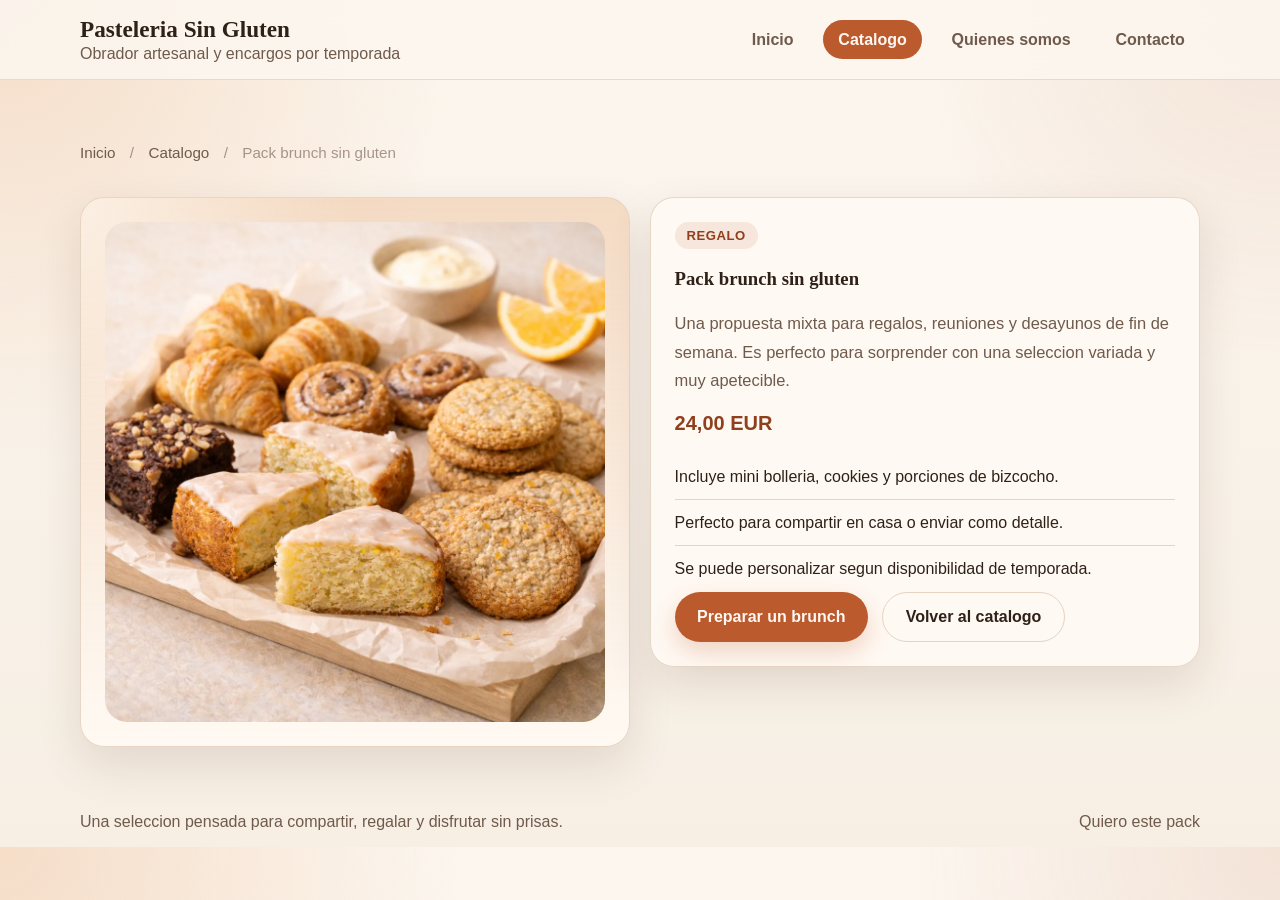
<file: demo-analisis-activacion/productos/pack-brunch.html>
<!doctype html>
<html lang="es">
  <head>
    <meta charset="UTF-8" />
    <meta name="viewport" content="width=device-width, initial-scale=1.0" />
    <title>Pack brunch sin gluten | Pasteleria Sin Gluten</title>
    <meta name="description" content="Ficha de producto del pack brunch sin gluten de Pasteleria Sin Gluten." />
    <link rel="stylesheet" href="../assets/styles.css" />

    <!-- GTM: pega aqui el bloque principal de Google Tag Manager dentro del <head>. -->

    <!-- GA4: si quieres usar GA4 sin GTM, este es el lugar para pegar la etiqueta base. -->

    <script defer src="../assets/site.js"></script>
  </head>
  <body data-page-type="product" data-product-name="Pack brunch sin gluten">
    <!-- GTM: pega aqui el bloque <noscript> de Google Tag Manager justo despues de abrir <body>. -->

    <header class="site-header">
      <div class="container header-inner">
        <a class="brand" href="../index.html">
          <span class="brand-mark">Pasteleria Sin Gluten</span>
          <span class="brand-subtitle">Obrador artesanal y encargos por temporada</span>
        </a>
        <nav class="main-nav" aria-label="Principal">
          <a href="../index.html">Inicio</a>
          <a href="../catalogo.html" aria-current="page">Catalogo</a>
          <a href="../quienes-somos.html">Quienes somos</a>
          <a href="../contacto.html">Contacto</a>
        </nav>
      </div>
    </header>
    <main>
      <section class="page-hero compact">
        <div class="container">
          <div class="breadcrumbs">
            <a href="../index.html">Inicio</a><span>/</span>
            <a href="../catalogo.html">Catalogo</a><span>/</span>
            <span>Pack brunch sin gluten</span>
          </div>
        </div>
      </section>
      <section>
        <div class="container product-layout">
          <aside class="product-visual">
            <img
              class="product-image"
              src="../assets/products/pack-brunch.webp"
              alt="Pack brunch sin gluten"
              width="1024"
              height="1024"
              decoding="async"
            />
          </aside>
          <article class="product-copy panel">
            <span class="tag">Regalo</span>
            <h1>Pack brunch sin gluten</h1>
            <p>
              Una propuesta mixta para regalos, reuniones y desayunos de fin de
              semana. Es perfecto para sorprender con una seleccion variada y
              muy apetecible.
            </p>
            <span class="product-price">24,00 EUR</span>
            <ul class="spec-list">
              <li>Incluye mini bolleria, cookies y porciones de bizcocho.</li>
              <li>Perfecto para compartir en casa o enviar como detalle.</li>
              <li>Se puede personalizar segun disponibilidad de temporada.</li>
            </ul>
            <div class="hero-actions">
              <a class="button" href="../contacto.html">Preparar un brunch</a>
              <a class="button secondary" href="../catalogo.html">Volver al catalogo</a>
            </div>
          </article>
        </div>
      </section>
    </main>
    <footer class="site-footer">
      <div class="container footer-inner">
        <span>Una seleccion pensada para compartir, regalar y disfrutar sin prisas.</span>
        <span><a href="../contacto.html">Quiero este pack</a></span>
      </div>
    </footer>
  </body>
</html>
</file>
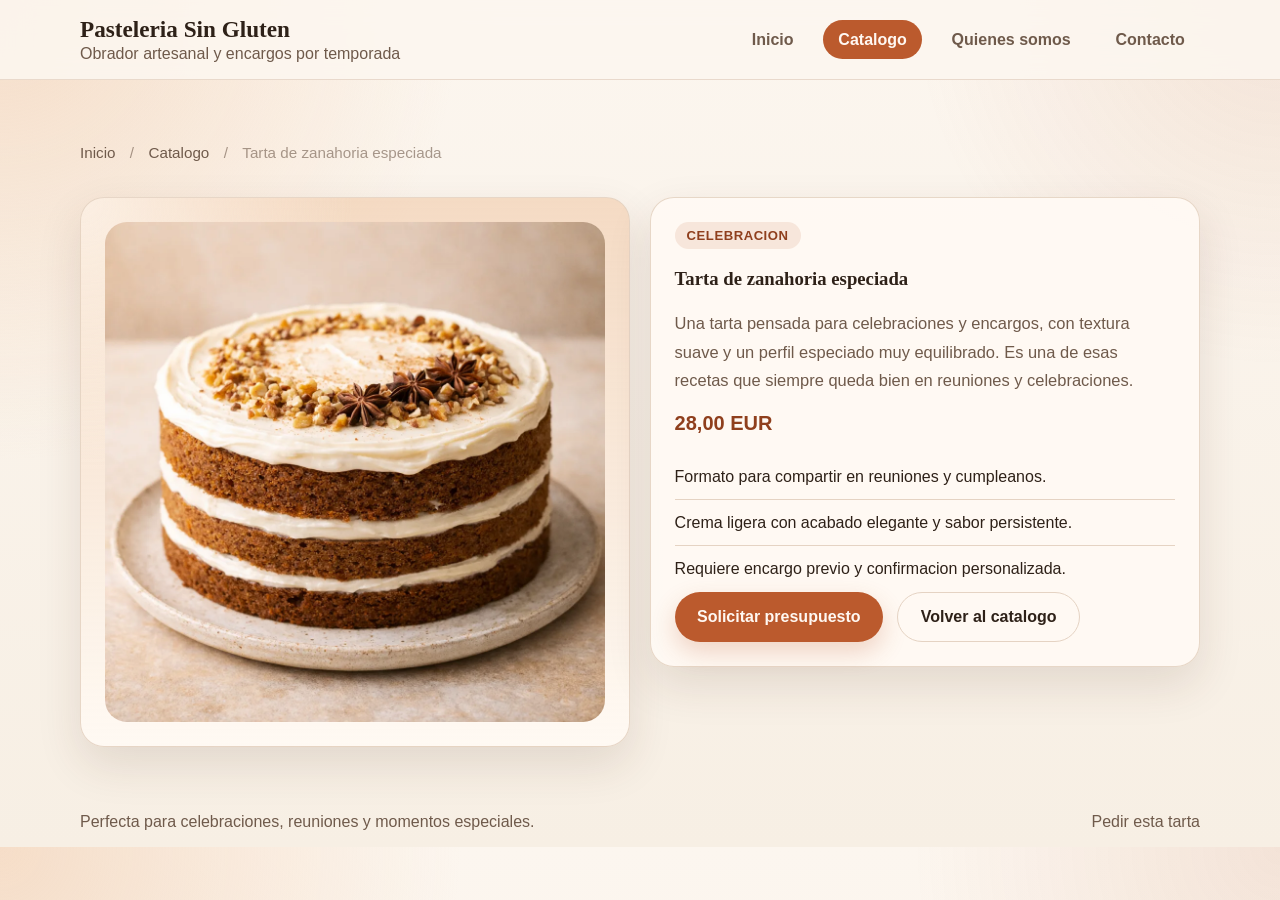
<file: demo-analisis-activacion/productos/tarta-zanahoria.html>
<!doctype html>
<html lang="es">
  <head>
    <meta charset="UTF-8" />
    <meta name="viewport" content="width=device-width, initial-scale=1.0" />
    <title>Tarta de zanahoria especiada | Pasteleria Sin Gluten</title>
    <meta name="description" content="Ficha de producto de la tarta de zanahoria especiada de Pasteleria Sin Gluten." />
    <link rel="stylesheet" href="../assets/styles.css" />

    <!-- GTM: pega aqui el bloque principal de Google Tag Manager dentro del <head>. -->

    <!-- GA4: si quieres usar GA4 sin GTM, este es el lugar para pegar la etiqueta base. -->

    <script defer src="../assets/site.js"></script>
  </head>
  <body data-page-type="product" data-product-name="Tarta de zanahoria especiada">
    <!-- GTM: pega aqui el bloque <noscript> de Google Tag Manager justo despues de abrir <body>. -->

    <header class="site-header">
      <div class="container header-inner">
        <a class="brand" href="../index.html">
          <span class="brand-mark">Pasteleria Sin Gluten</span>
          <span class="brand-subtitle">Obrador artesanal y encargos por temporada</span>
        </a>
        <nav class="main-nav" aria-label="Principal">
          <a href="../index.html">Inicio</a>
          <a href="../catalogo.html" aria-current="page">Catalogo</a>
          <a href="../quienes-somos.html">Quienes somos</a>
          <a href="../contacto.html">Contacto</a>
        </nav>
      </div>
    </header>
    <main>
      <section class="page-hero compact">
        <div class="container">
          <div class="breadcrumbs">
            <a href="../index.html">Inicio</a><span>/</span>
            <a href="../catalogo.html">Catalogo</a><span>/</span>
            <span>Tarta de zanahoria especiada</span>
          </div>
        </div>
      </section>
      <section>
        <div class="container product-layout">
          <aside class="product-visual">
            <img
              class="product-image"
              src="../assets/products/tarta-zanahoria.webp"
              alt="Tarta de zanahoria especiada"
              width="1024"
              height="1024"
              decoding="async"
            />
          </aside>
          <article class="product-copy panel">
            <span class="tag">Celebracion</span>
            <h1>Tarta de zanahoria especiada</h1>
            <p>
              Una tarta pensada para celebraciones y encargos, con textura suave
              y un perfil especiado muy equilibrado. Es una de esas recetas que
              siempre queda bien en reuniones y celebraciones.
            </p>
            <span class="product-price">28,00 EUR</span>
            <ul class="spec-list">
              <li>Formato para compartir en reuniones y cumpleanos.</li>
              <li>Crema ligera con acabado elegante y sabor persistente.</li>
              <li>Requiere encargo previo y confirmacion personalizada.</li>
            </ul>
            <div class="hero-actions">
              <a class="button" href="../contacto.html">Solicitar presupuesto</a>
              <a class="button secondary" href="../catalogo.html">Volver al catalogo</a>
            </div>
          </article>
        </div>
      </section>
    </main>
    <footer class="site-footer">
      <div class="container footer-inner">
        <span>Perfecta para celebraciones, reuniones y momentos especiales.</span>
        <span><a href="../contacto.html">Pedir esta tarta</a></span>
      </div>
    </footer>
  </body>
</html>
</file>
<file: assets/styles.css>
body {
  font-family: Arial, sans-serif;
  margin: 0;
  padding: 0;
  background: #f9fafb;
  color: #1f2937;
}

header {
  background: #d97706;
  color: white;
  padding: 2rem 1rem;
  text-align: center;
}

main {
  max-width: 700px;
  margin: 2rem auto;
  background: white;
  padding: 2rem;
  border-radius: 12px;
  box-shadow: 0 4px 14px rgba(0, 0, 0, 0.08);
}

h1,
h2 {
  margin-top: 0;
}

p {
  line-height: 1.6;
}

form {
  margin-top: 1.5rem;
}

.campo {
  margin-bottom: 1rem;
}

label {
  display: block;
  margin-bottom: 0.4rem;
  font-weight: bold;
}

input[type="text"],
input[type="email"] {
  width: 100%;
  padding: 0.8rem;
  border: 1px solid #d1d5db;
  border-radius: 8px;
  font-size: 1rem;
  box-sizing: border-box;
}

.checkbox {
  display: flex;
  align-items: center;
  gap: 0.5rem;
  margin: 1rem 0;
}

button {
  background: #d97706;
  color: white;
  border: none;
  padding: 0.9rem 1.2rem;
  border-radius: 8px;
  cursor: pointer;
  font-size: 1rem;
}

button:hover {
  background: #b45309;
}

footer {
  text-align: center;
  padding: 1.5rem;
  font-size: 0.9rem;
  color: #6b7280;
}
</file>
<file: demo-analisis-activacion/assets/styles.css>
:root {
  --bg: #f7efe4;
  --surface: #fffaf4;
  --surface-strong: #fff4e8;
  --ink: #2e2118;
  --muted: #6f5a4b;
  --accent: #bb5a2d;
  --accent-dark: #8f3f1d;
  --line: #e5d3c3;
  --shadow: 0 18px 45px rgba(76, 44, 24, 0.12);
  --radius-lg: 24px;
  --radius-md: 16px;
  --content: 1120px;
}

* {
  box-sizing: border-box;
}

html {
  scroll-behavior: smooth;
}

body {
  margin: 0;
  font-family: "Segoe UI", Tahoma, Geneva, Verdana, sans-serif;
  color: var(--ink);
  background:
    radial-gradient(circle at top left, rgba(240, 201, 168, 0.55), transparent 30%),
    radial-gradient(circle at top right, rgba(187, 90, 45, 0.12), transparent 24%),
    linear-gradient(180deg, #fcf6ef 0%, var(--bg) 100%);
}

a {
  color: inherit;
  text-decoration: none;
}

img {
  display: block;
  max-width: 100%;
}

.container {
  width: min(calc(100% - 2rem), var(--content));
  margin: 0 auto;
}

.site-header {
  position: sticky;
  top: 0;
  z-index: 20;
  backdrop-filter: blur(14px);
  background: rgba(252, 246, 239, 0.88);
  border-bottom: 1px solid rgba(229, 211, 195, 0.8);
}

.header-inner,
.footer-inner,
.hero-actions,
.cta-actions,
.main-nav,
.breadcrumbs {
  display: flex;
  flex-wrap: wrap;
  gap: 0.9rem;
}

.header-inner,
.footer-inner {
  justify-content: space-between;
  align-items: center;
  padding: 1rem 0;
}

.brand {
  display: inline-flex;
  flex-direction: column;
  gap: 0.15rem;
}

.brand-mark {
  font-family: Georgia, "Times New Roman", serif;
  font-size: 1.45rem;
  font-weight: 700;
}

.brand-subtitle,
.section-copy,
.hero p,
.page-hero p,
.story p,
.contact-panel p,
.product-copy p,
.footer-inner {
  color: var(--muted);
}

.main-nav a {
  padding: 0.65rem 0.95rem;
  border-radius: 999px;
  color: var(--muted);
  font-weight: 600;
}

.main-nav a:hover,
.main-nav a[aria-current="page"] {
  background: var(--accent);
  color: #fff8f2;
}

.hero,
.page-hero {
  padding: 4rem 0 2rem;
}

.page-hero.compact {
  padding-bottom: 1rem;
}

.hero-grid,
.split,
.product-layout,
.cards,
.product-grid,
.value-grid,
.metrics,
.form-grid,
.tray-row {
  display: grid;
  gap: 1.2rem;
}

.hero-grid,
.split,
.product-layout {
  grid-template-columns: repeat(2, minmax(0, 1fr));
  align-items: start;
}

.cards {
  grid-template-columns: repeat(3, minmax(0, 1fr));
}

.product-grid {
  grid-template-columns: repeat(3, minmax(0, 1fr));
}

.value-grid {
  grid-template-columns: repeat(4, minmax(0, 1fr));
}

.metrics {
  grid-template-columns: repeat(3, minmax(0, 1fr));
  margin-top: 2rem;
}

.form-grid {
  grid-template-columns: repeat(2, minmax(0, 1fr));
}

.tray-row {
  grid-template-columns: repeat(3, minmax(0, 1fr));
}

.eyebrow,
.tag {
  display: inline-flex;
  padding: 0.4rem 0.75rem;
  border-radius: 999px;
  background: rgba(187, 90, 45, 0.12);
  color: var(--accent-dark);
  font-size: 0.82rem;
  font-weight: 700;
  letter-spacing: 0.04em;
  text-transform: uppercase;
}

.hero h1,
.page-hero h1,
.section-heading h2,
.card h3,
.product-card h3,
.story h2,
.contact-panel h2,
.product-copy h1 {
  font-family: Georgia, "Times New Roman", serif;
}

.hero h1,
.page-hero h1 {
  margin: 1rem 0;
  font-size: clamp(2.6rem, 5vw, 4.8rem);
  line-height: 1;
}

.section-heading h2 {
  margin-bottom: 0.6rem;
  font-size: clamp(1.9rem, 3vw, 2.6rem);
}

.hero p,
.page-hero p,
.section-copy,
.story p,
.contact-panel p,
.product-copy p {
  line-height: 1.75;
  font-size: 1.03rem;
}

.button,
button {
  display: inline-flex;
  align-items: center;
  justify-content: center;
  padding: 0.95rem 1.4rem;
  border: none;
  border-radius: 999px;
  background: var(--accent);
  color: #fff8f2;
  font-weight: 700;
  cursor: pointer;
  box-shadow: 0 10px 24px rgba(187, 90, 45, 0.24);
}

.button.secondary {
  background: rgba(255, 250, 244, 0.85);
  color: var(--ink);
  border: 1px solid var(--line);
  box-shadow: none;
}

.hero-card,
.panel,
.card,
.product-card,
.story,
.contact-panel,
.form-shell,
.product-visual,
.metric {
  background: rgba(255, 250, 244, 0.9);
  border: 1px solid rgba(229, 211, 195, 0.9);
  border-radius: var(--radius-lg);
  box-shadow: var(--shadow);
}

.card,
.product-card,
.panel,
.story,
.contact-panel,
.form-shell,
.product-copy,
.product-visual,
.metric {
  padding: 1.5rem;
}

.product-card {
  display: flex;
  flex-direction: column;
}

.product-thumb {
  width: 100%;
  height: 220px;
  object-fit: cover;
  object-position: center;
  border-radius: 18px;
  margin-bottom: 1rem;
  background: linear-gradient(180deg, #fff7ef, #f4dcc6);
}

.hero-visual {
  min-height: 420px;
  padding: 1.5rem;
  display: grid;
  grid-template-rows: auto 1fr;
  background:
    linear-gradient(160deg, rgba(187, 90, 45, 0.18), rgba(255, 250, 244, 0.2)),
    linear-gradient(180deg, #f8d5b4, #f7efe4);
  border-radius: var(--radius-lg);
}

.hero-photo {
  width: 100%;
  height: 100%;
  min-height: 360px;
  object-fit: cover;
  object-position: center;
  border-radius: 22px;
  margin-top: 1rem;
}

.hero-badge {
  justify-self: end;
  padding: 0.7rem 1rem;
  border-radius: 999px;
  background: rgba(255, 250, 244, 0.72);
  font-weight: 700;
}

.sweet,
.product-stage {
  border-radius: 22px;
  background: linear-gradient(180deg, #fff7ef, #f4dcc6);
  position: relative;
  overflow: hidden;
}

.sweet {
  min-height: 118px;
}

.sweet::before,
.sweet::after,
.product-stage::before,
.product-stage::after {
  content: "";
  position: absolute;
}

.sweet::before {
  inset: auto 12% 16% 12%;
  height: 28px;
  border-radius: 999px;
  background: rgba(143, 63, 29, 0.12);
}

.sweet::after {
  inset: 14% 20% auto 20%;
  height: 54px;
  border-radius: 999px;
  background: rgba(187, 90, 45, 0.22);
}

.price,
.product-price {
  display: block;
  margin: 0.9rem 0 1rem;
  color: var(--accent-dark);
  font-weight: 800;
  font-size: 1.25rem;
}

section {
  padding: 1.2rem 0 3.1rem;
}

.story-list,
.spec-list,
.contact-list {
  list-style: none;
  padding: 0;
  margin: 1.2rem 0 0;
}

.story-list li,
.spec-list li,
.contact-list li {
  padding: 0.85rem 0;
  border-bottom: 1px solid var(--line);
}

.story-list li:last-child,
.spec-list li:last-child,
.contact-list li:last-child {
  border-bottom: none;
}

.breadcrumbs {
  color: var(--muted);
  font-size: 0.95rem;
}

.breadcrumbs span {
  opacity: 0.6;
}

.field {
  display: flex;
  flex-direction: column;
  gap: 0.45rem;
}

.field.full {
  grid-column: 1 / -1;
}

label {
  font-weight: 700;
}

input,
select,
textarea {
  width: 100%;
  padding: 0.95rem 1rem;
  border-radius: 14px;
  border: 1px solid var(--line);
  background: #fffdfa;
  color: var(--ink);
  font: inherit;
}

textarea {
  min-height: 150px;
  resize: vertical;
}

.checkbox {
  display: flex;
  align-items: flex-start;
  gap: 0.75rem;
}

.checkbox input {
  width: 18px;
  height: 18px;
  margin-top: 0.25rem;
}

.product-visual {
  min-height: 420px;
  background:
    radial-gradient(circle at top left, rgba(255, 250, 244, 0.7), transparent 35%),
    linear-gradient(180deg, rgba(240, 201, 168, 0.6), rgba(255, 250, 244, 0.92));
}

.product-stage {
  min-height: 360px;
  height: 100%;
}

.product-stage::before {
  width: 72%;
  height: 72%;
  left: 14%;
  top: 14%;
  border-radius: 32px;
  background: rgba(187, 90, 45, 0.16);
}

.product-stage::after {
  width: 54%;
  height: 30%;
  left: 23%;
  bottom: 18%;
  border-radius: 999px;
  background: rgba(143, 63, 29, 0.22);
}

.product-image {
  width: 100%;
  height: 100%;
  min-height: 360px;
  object-fit: cover;
  border-radius: 22px;
}

.cta-band {
  padding: 2rem;
  background: linear-gradient(135deg, rgba(187, 90, 45, 0.96), rgba(143, 63, 29, 0.95));
  color: #fff8f2;
}

.cta-band p {
  color: rgba(255, 248, 242, 0.88);
}

.cta-band .button.secondary {
  background: rgba(255, 248, 242, 0.14);
  color: #fff8f2;
  border-color: rgba(255, 248, 242, 0.2);
}

@media (max-width: 980px) {
  .hero-grid,
  .split,
  .product-layout,
  .cards,
  .product-grid,
  .value-grid,
  .metrics {
    grid-template-columns: 1fr;
  }
}

@media (max-width: 720px) {
  .header-inner {
    align-items: flex-start;
  }

  .main-nav a {
    flex: 1 1 calc(50% - 0.9rem);
    text-align: center;
  }

  .tray-row,
  .form-grid {
    grid-template-columns: 1fr;
  }

  .product-thumb {
    height: 200px;
  }
}
</file>
<file: ejercicio-analisis-activacion/assets/styles.css>
:root {
  --bg: #07111f;
  --bg-soft: #0d1a2e;
  --panel: rgba(12, 25, 44, 0.78);
  --panel-strong: rgba(10, 20, 36, 0.92);
  --line: rgba(137, 190, 255, 0.18);
  --ink: #eef7ff;
  --muted: #9db6d3;
  --cyan: #66e6ff;
  --magenta: #ff4fd8;
  --amber: #ffb347;
  --shadow: 0 20px 60px rgba(0, 0, 0, 0.35);
  --radius-lg: 28px;
  --radius-md: 18px;
  --content: 1180px;
}

* {
  box-sizing: border-box;
}

html {
  scroll-behavior: smooth;
}

body {
  margin: 0;
  font-family: "Segoe UI", Tahoma, Geneva, Verdana, sans-serif;
  color: var(--ink);
  background:
    radial-gradient(circle at top left, rgba(102, 230, 255, 0.14), transparent 28%),
    radial-gradient(circle at top right, rgba(255, 79, 216, 0.12), transparent 24%),
    radial-gradient(circle at bottom center, rgba(255, 179, 71, 0.12), transparent 26%),
    linear-gradient(180deg, #06101d 0%, #091624 100%);
}

a {
  color: inherit;
  text-decoration: none;
}

img {
  display: block;
  max-width: 100%;
}

.container {
  width: min(calc(100% - 2rem), var(--content));
  margin: 0 auto;
}

.site-header {
  position: sticky;
  top: 0;
  z-index: 20;
  backdrop-filter: blur(16px);
  background: rgba(6, 16, 29, 0.74);
  border-bottom: 1px solid rgba(137, 190, 255, 0.1);
}

.header-inner,
.footer-inner,
.main-nav,
.hero-actions,
.stat-row,
.spec-grid,
.form-grid,
.info-grid,
.benefit-grid {
  display: flex;
  gap: 1rem;
}

.header-inner,
.footer-inner {
  justify-content: space-between;
  align-items: center;
  padding: 1rem 0;
}

.brand {
  display: inline-flex;
  flex-direction: column;
  gap: 0.2rem;
}

.brand-mark {
  font-family: Georgia, "Times New Roman", serif;
  font-size: 1.45rem;
  font-weight: 700;
  letter-spacing: 0.04em;
}

.brand-subtitle,
.section-copy,
.hero-copy p,
.panel p,
.footer-inner,
.field-hint {
  color: var(--muted);
}

.main-nav {
  flex-wrap: wrap;
}

.main-nav a {
  padding: 0.7rem 1rem;
  border-radius: 999px;
  color: var(--muted);
  font-weight: 600;
}

.main-nav a:hover,
.main-nav a[aria-current="page"] {
  background: rgba(102, 230, 255, 0.12);
  color: var(--ink);
  box-shadow: inset 0 0 0 1px rgba(102, 230, 255, 0.22);
}

.hero {
  padding: 4.5rem 0 3rem;
}

.hero-grid,
.split-grid,
.spec-layout {
  display: grid;
  gap: 1.5rem;
  grid-template-columns: repeat(2, minmax(0, 1fr));
  align-items: center;
}

.hero-copy h1,
.page-hero h1,
.section-heading h2,
.panel h2,
.panel h3 {
  font-family: Georgia, "Times New Roman", serif;
}

.eyebrow {
  display: inline-flex;
  padding: 0.45rem 0.8rem;
  border-radius: 999px;
  background: rgba(102, 230, 255, 0.1);
  color: var(--cyan);
  font-size: 0.82rem;
  font-weight: 700;
  letter-spacing: 0.08em;
  text-transform: uppercase;
}

.hero-copy h1,
.page-hero h1 {
  margin: 1rem 0;
  font-size: clamp(2.7rem, 5vw, 5rem);
  line-height: 0.96;
}

.hero-copy p,
.page-hero p,
.section-copy,
.panel p {
  line-height: 1.75;
  font-size: 1.04rem;
}

.button,
button {
  display: inline-flex;
  align-items: center;
  justify-content: center;
  padding: 0.95rem 1.45rem;
  border-radius: 999px;
  border: none;
  cursor: pointer;
  color: #06101d;
  background: linear-gradient(135deg, var(--cyan), #8ef0ff);
  font-weight: 800;
  box-shadow: 0 12px 28px rgba(102, 230, 255, 0.18);
}

.button.secondary {
  color: var(--ink);
  background: transparent;
  border: 1px solid rgba(157, 182, 211, 0.22);
  box-shadow: none;
}

.card,
.panel,
.stats,
.contact-shell,
.hoverboard-stage {
  background: var(--panel);
  border: 1px solid var(--line);
  border-radius: var(--radius-lg);
  box-shadow: var(--shadow);
}

.panel,
.card,
.stats,
.contact-shell,
.hoverboard-stage {
  padding: 1.5rem;
}

.hero-visual {
  min-height: 480px;
}

.hero-product-image,
.spec-product-image {
  width: 100%;
  height: 100%;
  object-fit: cover;
  border-radius: 22px;
  box-shadow: var(--shadow);
}

.hero-product-image {
  min-height: 480px;
}

.spec-product-image {
  min-height: 420px;
}

.hoverboard-stage {
  min-height: 480px;
  display: grid;
  align-items: center;
  position: relative;
  overflow: hidden;
  background:
    radial-gradient(circle at center, rgba(102, 230, 255, 0.14), transparent 24%),
    linear-gradient(180deg, rgba(19, 35, 59, 0.96), rgba(10, 18, 31, 0.98));
}

.hoverboard-stage::before,
.hoverboard-stage::after {
  content: "";
  position: absolute;
  inset: auto;
  border-radius: 999px;
  filter: blur(16px);
}

.hoverboard-stage::before {
  width: 62%;
  height: 22px;
  bottom: 72px;
  left: 19%;
  background: rgba(102, 230, 255, 0.28);
}

.hoverboard-stage::after {
  width: 48%;
  height: 18px;
  bottom: 56px;
  left: 26%;
  background: rgba(255, 79, 216, 0.24);
}

.hoverboard {
  width: min(100%, 520px);
  margin: 0 auto;
  aspect-ratio: 16 / 9;
  position: relative;
}

.hoverboard-deck {
  position: absolute;
  inset: 34% 10% 30% 10%;
  border-radius: 999px;
  background:
    linear-gradient(90deg, rgba(102, 230, 255, 0.88), rgba(255, 79, 216, 0.85)),
    #fff;
  box-shadow:
    0 0 0 10px rgba(255, 255, 255, 0.04),
    0 0 42px rgba(102, 230, 255, 0.18);
}

.hoverboard-strip {
  position: absolute;
  inset: 44% 24% 40% 24%;
  border-radius: 999px;
  background: rgba(6, 16, 29, 0.84);
}

.hoverboard-wheel {
  position: absolute;
  width: 112px;
  height: 112px;
  bottom: 10%;
  border-radius: 50%;
  background:
    radial-gradient(circle, rgba(255, 255, 255, 0.7) 0 20%, rgba(102, 230, 255, 0.16) 21% 44%, rgba(6, 16, 29, 0.95) 45% 100%);
  border: 8px solid rgba(102, 230, 255, 0.4);
  box-shadow: 0 0 36px rgba(102, 230, 255, 0.18);
}

.hoverboard-wheel.left {
  left: 16%;
}

.hoverboard-wheel.right {
  right: 16%;
}

.hoverboard-glow {
  position: absolute;
  inset: 14% 22% auto 22%;
  height: 18px;
  border-radius: 999px;
  background: linear-gradient(90deg, rgba(102, 230, 255, 0.7), rgba(255, 79, 216, 0.6));
  filter: blur(10px);
}

.stats {
  margin-top: 1.4rem;
}

.stat-row {
  flex-wrap: wrap;
}

.stat {
  flex: 1 1 160px;
  padding: 1rem;
  border-radius: var(--radius-md);
  background: rgba(255, 255, 255, 0.03);
  border: 1px solid rgba(137, 190, 255, 0.1);
}

.stat strong {
  display: block;
  font-size: 1.5rem;
  color: var(--cyan);
}

section {
  padding: 1.2rem 0 3.1rem;
}

.section-heading {
  margin-bottom: 1.4rem;
}

.benefit-grid,
.info-grid {
  display: grid;
  gap: 1.2rem;
}

.benefit-grid {
  grid-template-columns: repeat(3, minmax(0, 1fr));
}

.info-grid {
  grid-template-columns: repeat(2, minmax(0, 1fr));
}

.tag {
  display: inline-flex;
  margin-bottom: 1rem;
  padding: 0.4rem 0.75rem;
  border-radius: 999px;
  background: rgba(255, 79, 216, 0.12);
  color: #ffb8f1;
  font-size: 0.82rem;
  font-weight: 700;
}

.spec-layout {
  align-items: start;
}

.spec-side {
  display: grid;
  gap: 1.2rem;
}

.spec-visual {
  background: var(--panel);
  border: 1px solid var(--line);
  border-radius: var(--radius-lg);
  box-shadow: var(--shadow);
  padding: 1.5rem;
}

.spec-grid {
  flex-wrap: wrap;
}

.spec-item {
  flex: 1 1 220px;
  padding: 1rem;
  border-radius: var(--radius-md);
  background: rgba(255, 255, 255, 0.03);
  border: 1px solid rgba(137, 190, 255, 0.1);
}

.spec-item strong {
  display: block;
  margin-bottom: 0.4rem;
  color: var(--cyan);
}

.feature-list,
.contact-list {
  list-style: none;
  margin: 1rem 0 0;
  padding: 0;
}

.feature-list li,
.contact-list li {
  padding: 0.85rem 0;
  border-bottom: 1px solid rgba(137, 190, 255, 0.1);
}

.feature-list li:last-child,
.contact-list li:last-child {
  border-bottom: none;
}

.page-hero {
  padding: 4rem 0 2rem;
}

.contact-shell {
  padding: 1.7rem;
}

.form-grid {
  display: grid;
  grid-template-columns: repeat(2, minmax(0, 1fr));
  gap: 1rem;
}

.field {
  display: flex;
  flex-direction: column;
  gap: 0.45rem;
}

.field.full {
  grid-column: 1 / -1;
}

label {
  font-weight: 700;
}

input,
select,
textarea {
  width: 100%;
  padding: 0.95rem 1rem;
  border-radius: 14px;
  border: 1px solid rgba(137, 190, 255, 0.16);
  background: rgba(5, 13, 24, 0.72);
  color: var(--ink);
  font: inherit;
}

textarea {
  min-height: 140px;
  resize: vertical;
}

input:focus,
select:focus,
textarea:focus {
  outline: 2px solid rgba(102, 230, 255, 0.18);
  border-color: rgba(102, 230, 255, 0.42);
}

.checkbox {
  display: flex;
  align-items: flex-start;
  gap: 0.75rem;
}

.checkbox input {
  width: 18px;
  height: 18px;
  margin-top: 0.25rem;
}

.site-footer {
  padding: 2rem 0 3rem;
}

.footer-inner {
  border-top: 1px solid rgba(137, 190, 255, 0.12);
  padding-top: 1.4rem;
}

@media (max-width: 980px) {
  .hero-grid,
  .split-grid,
  .spec-layout,
  .benefit-grid,
  .info-grid {
    grid-template-columns: 1fr;
  }
}

@media (max-width: 720px) {
  .header-inner {
    align-items: flex-start;
  }

  .main-nav a {
    flex: 1 1 calc(50% - 1rem);
    text-align: center;
  }

  .form-grid {
    grid-template-columns: 1fr;
  }

  .product-stat,
  .spec-item {
    flex: 1 1 100%;
  }
}
</file>
